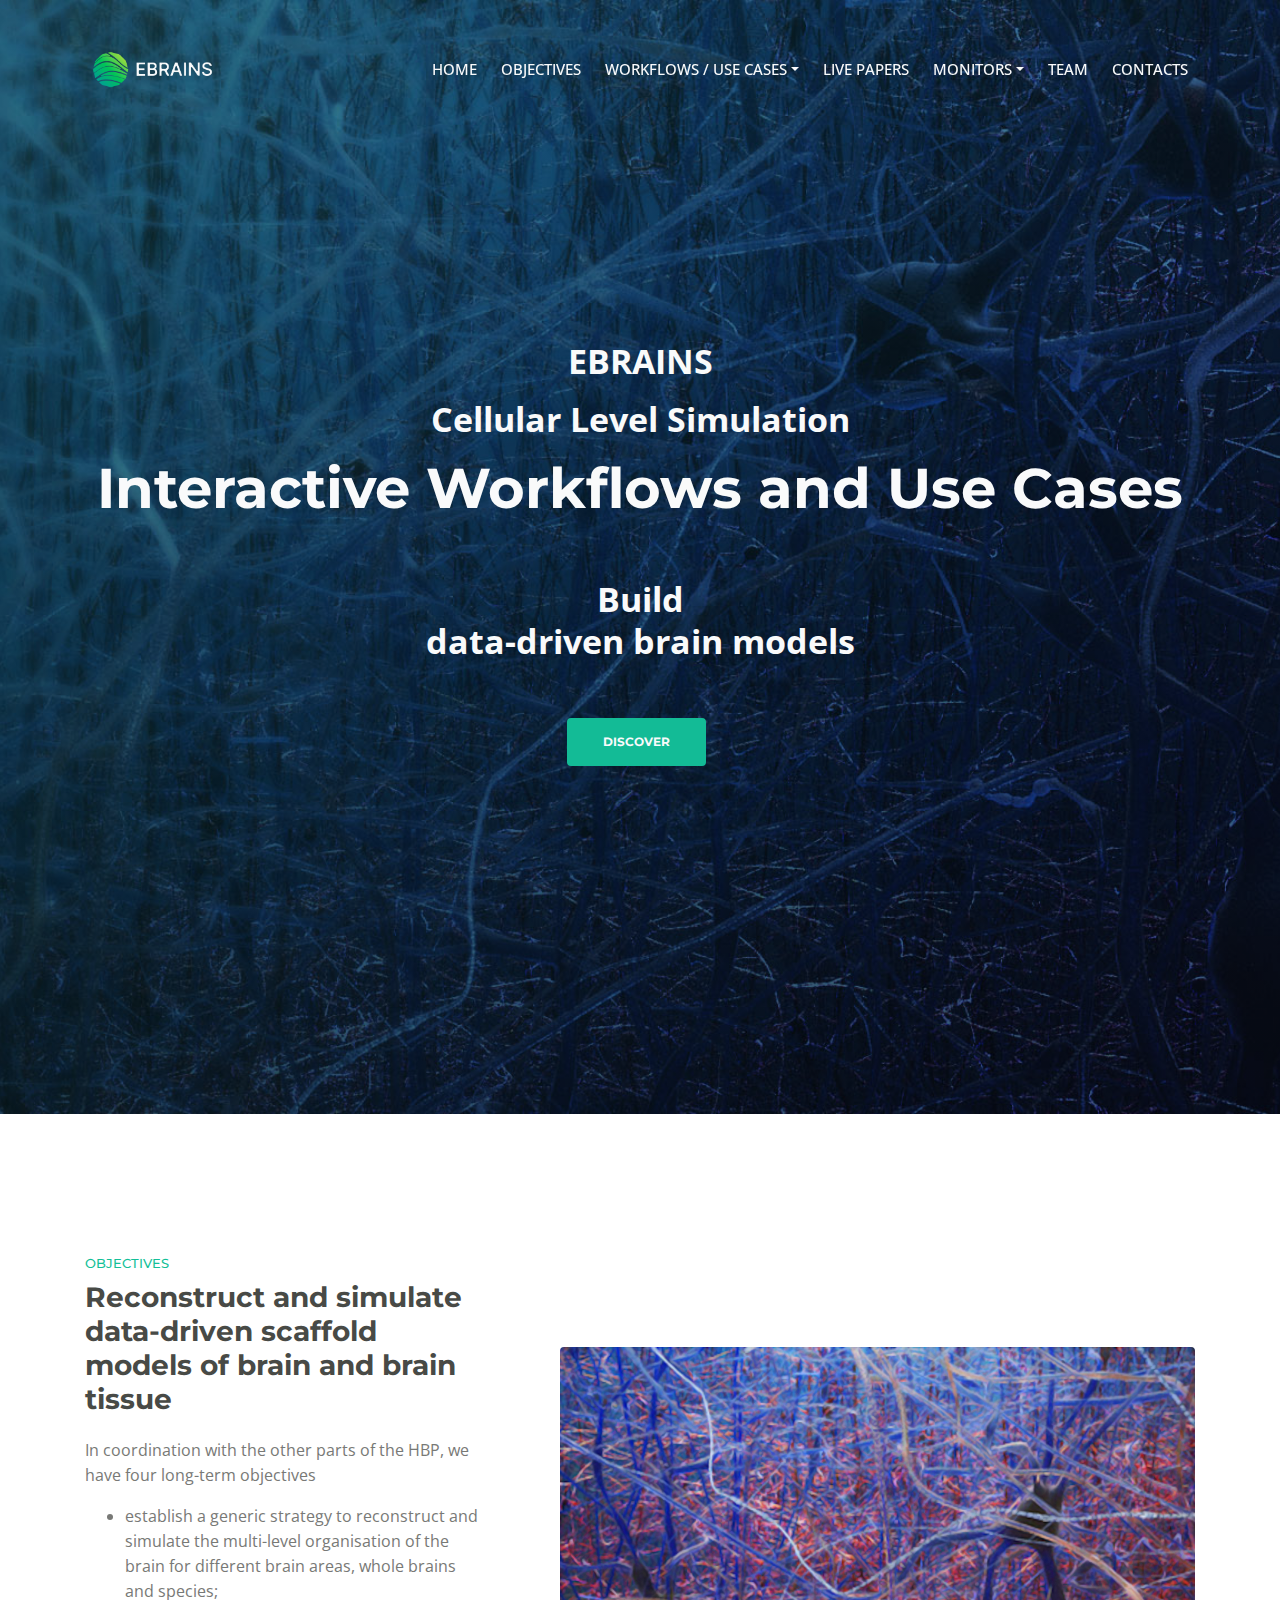
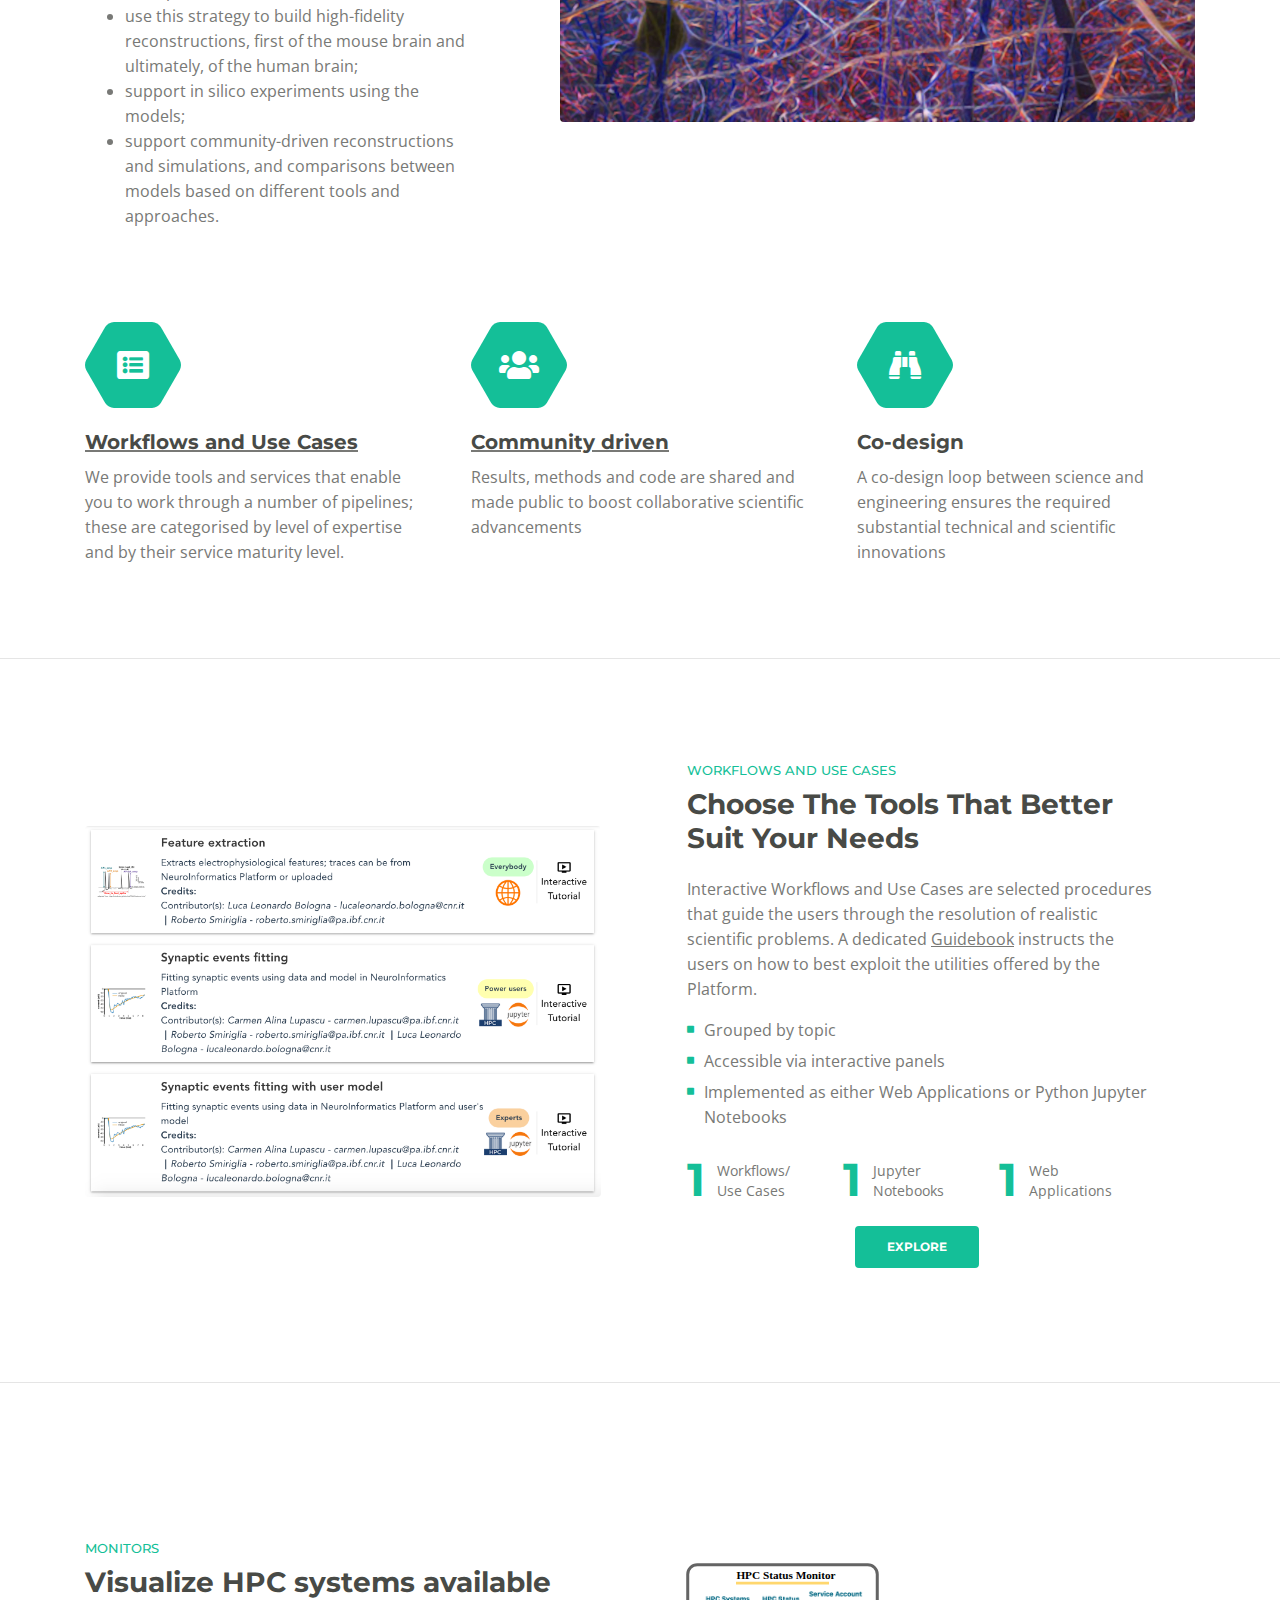
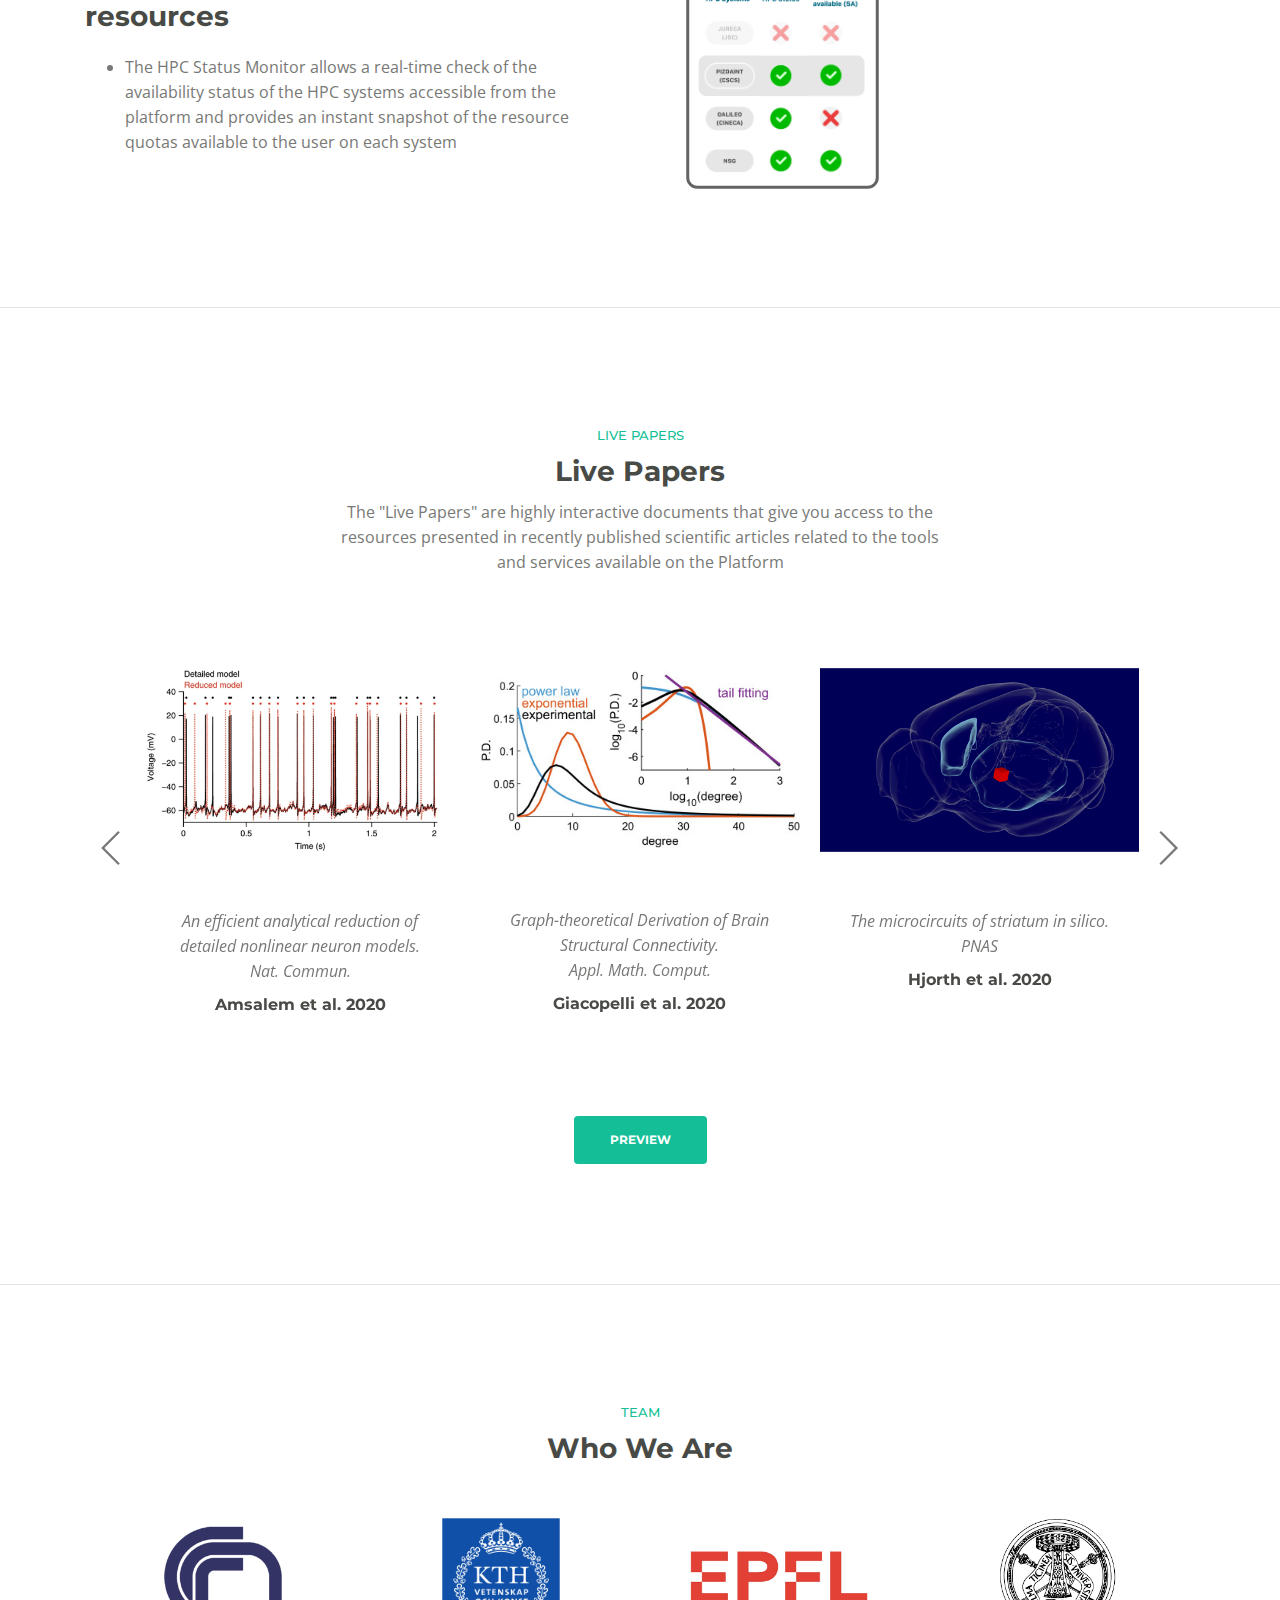
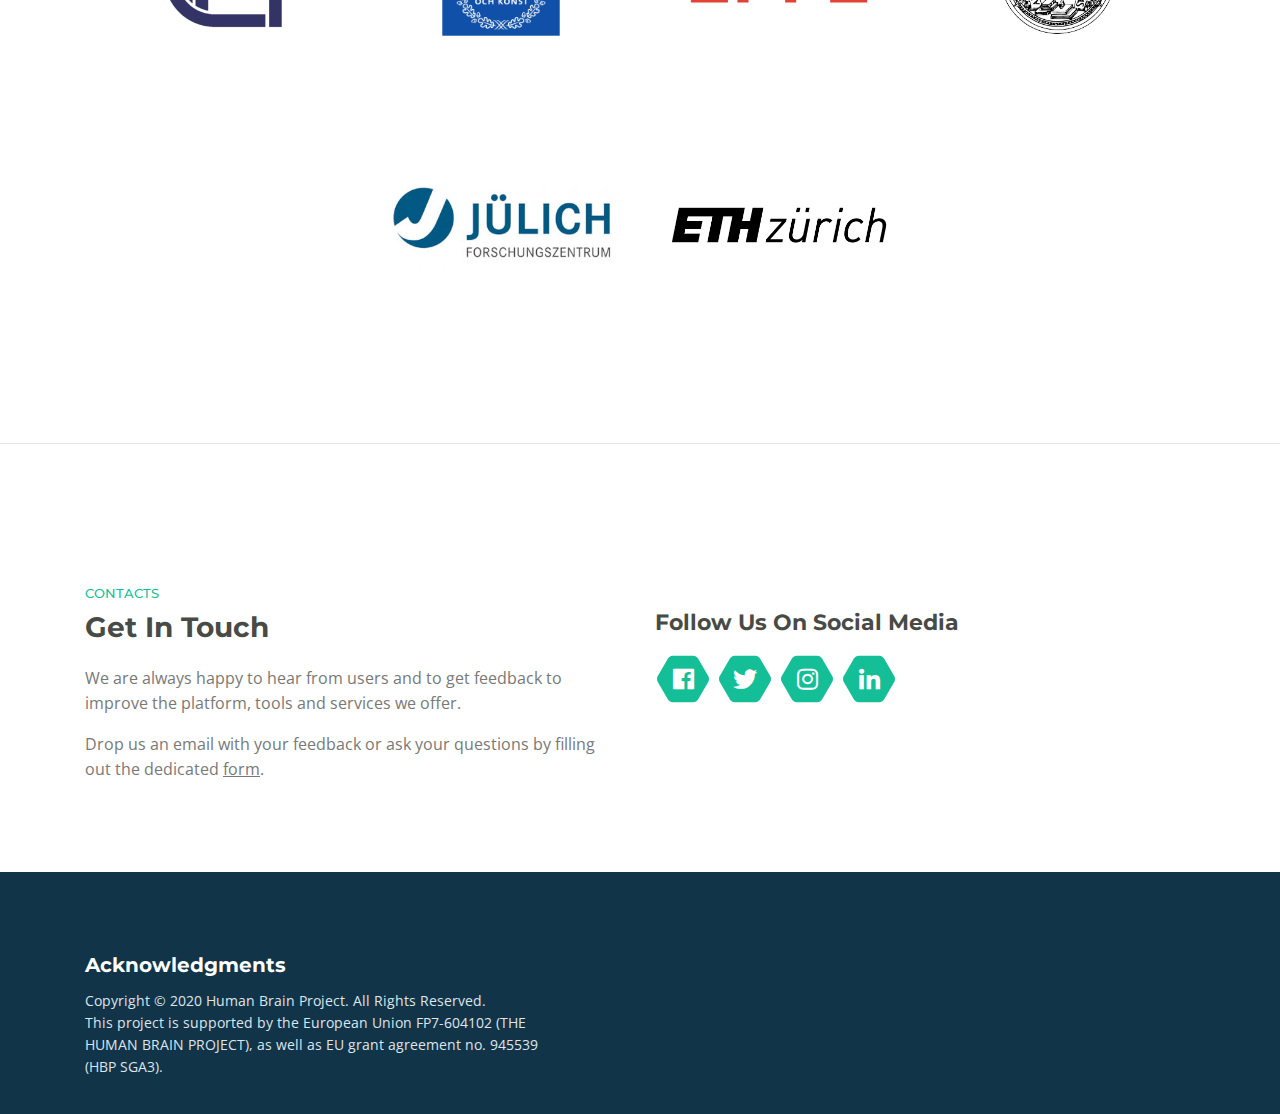
<file: index.html>
<!DOCTYPE html>
<html lang="en">
<head>
    <meta charset="utf-8">
    <meta name="viewport" content="width=device-width, initial-scale=1, shrink-to-fit=no">

    <!-- SEO Meta Tags -->
    <meta name="description" content="EBRAINS - Cellular Level
                                          Simulation Platform">
    <meta name="author" content="Inovatik">

    <!-- OG Meta Tags to improve the way the post looks when you share the page on LinkedIn, Facebook, Google+ -->
    <meta property="og:site_name" content="" /> <!-- website name -->
    <meta property="og:site" content="" /> <!-- website link -->
    <meta property="og:title" content="" /> <!-- title shown in the actual shared post -->
    <meta property="og:description" content="" /> <!-- description shown in the actual shared post -->
    <meta property="og:image" content="" /> <!-- image link, make sure it's jpg -->
    <meta property="og:url" content="" /> <!-- where do you want your post to link to -->
    <meta property="og:type" content="article" />

    <!-- Website Title -->
    <title>EBRAINS - Cellular Level Simulation Platform</title>

    <!-- Styles -->
    <link href="https://fonts.googleapis.com/css?family=Montserrat:500,700&display=swap&subset=latin-ext" rel="stylesheet">
    <link href="https://fonts.googleapis.com/css?family=Open+Sans:400,400i,600&display=swap&subset=latin-ext" rel="stylesheet">
    <link href="./static/css/bootstrap.css" rel="stylesheet">
    <link href="./static/css/fontawesome-all.css" rel="stylesheet">
    <link href="./static/css/swiper.css" rel="stylesheet">
    <link href="./static/css/magnific-popup.css" rel="stylesheet">
    <link href="./static/css/styles.css" rel="stylesheet">

    <!-- Favicon  -->
    <link rel="icon" href="./static/images/favicon.png">

    <!-- Matomo snippet for analytics -->
    <script type="text/javascript" src="https://raw.githubusercontent.com/ebrains-cls-interactive/ebrains-cls-interactive.github.io/main/static/js/clsi-matomo.js"></script>
</head>
    <body data-spy="scroll" data-target=".fixed-top">

        <!-- Preloader -->
        <div class="spinner-wrapper">
            <div class="spinner">
                <div class="bounce1"></div>
                <div class="bounce2"></div>
                <div class="bounce3"></div>
            </div>
        </div>
        <!-- end of preloader -->


        <!-- Navbar -->
        <nav id="main-navbar" class="navbar navbar-expand-md navbar-dark navbar-custom fixed-top">
            <!-- Text Logo - Use this if you don't have a graphic logo -->
            <!-- <a class="navbar-brand logo-text page-scroll" href="index.html">Aria</a> -->

            <!-- Image Logo -->
            <a class="navbar-brand logo-image" href="https://ebrains.eu/" target="_blank">
                <img id="eb-logo" class="" src="./static/images/logos/ebrains_logos_yellow_green_white.png" alt="alternative">
            </a>

            <!-- Mobile Menu Toggle Button -->
            <button id="navbar-toggler-btn" class="navbar-toggler" 
                                            type="button" data-toggle="collapse" 
                                                          data-target="#navbarsExampleDefault" 
                                                          aria-controls="navbarsExampleDefault" aria-expanded="false" 
                                                                                                aria-label="Toggle navigation">
                <span class="navbar-toggler-awesome fas fa-bars"></span>
                <span class="navbar-toggler-awesome fas fa-times"></span>
            </button>
            <!-- end of mobile menu toggle button -->

            <div class="collapse navbar-collapse" id="navbarsExampleDefault">
                <ul class="navbar-nav ml-auto">
                    <li class="nav-item">
                        <a class="nav-link page-scroll" href="./index.html">HOME 
                            <span class="sr-only">(current)</span></a>
                    </li>
                    <li class="nav-item">
                        <a class="nav-link page-scroll" href="#objectives"
                                                        title="OBJECTIVES" alt="OBJECTIVES">
                            OBJECTIVES
                        </a>
                    </li>
                    <!-- Dropdown Menu Online Use Cases-->          
                    <li class="nav-item dropdown">
                        <a class="nav-link dropdown-toggle page-scroll" 
                           href="#ouc" id="navbarDropdown" role="button" 
                                                           aria-haspopup="true" aria-expanded="false" title="Online Use Cases" alt="Online Use Cases">
                            WORKFLOWS / USE CASES</a>
                        <div class="dropdown-menu" aria-labelledby="navbarDropdown">
                            <a class="dropdown-item" href="./online-use-cases.html"><span class="item-text">EXPLORE ALL</span></a>
                            <br>
                            <a class="dropdown-item" target="_blank" href="./docs/"><span class="item-text">GUIDEBOOK</span></a>
                        </div>
                    </li>
                    <!-- end of dropdown menu online use cases -->
                    <li class="nav-item">
                        <a class="nav-link page-scroll" href="#live-papers"
                                                        title="LIVE PAPERS" alt="LIVE PAPERS">
                            LIVE PAPERS
                        </a>
                    </li>

                    <!-- Dropdown Menu -->          
                    <li class="nav-item dropdown">
                        <a class="nav-link dropdown-toggle page-scroll" 
                           href="#monitors" id="navbarDropdown" role="button" 
                                                                aria-haspopup="true" aria-expanded="false">MONITORS</a>
                        <div class="dropdown-menu" aria-labelledby="navbarDropdown">
                            <a class="dropdown-item" target="_blank" href="https://bspmonitors.cineca.it/hpc-monitor/#"><span class="item-text">HPC MONITOR</span></a>
                        </div>
                    </li>
                    <!-- end of dropdown menu -->
                    <li class="nav-item">
                        <a class="nav-link page-scroll" href="#whoWeAre"
                                                        title ="TEAM" alt="TEAM">
                            TEAM
                        </a>
                    </li>

                    <li class="nav-item">
                        <a class="nav-link page-scroll" href="#contact"
                                                        title="CONTACTS" alt="CONTACTS">
                            CONTACTS
                        </a>
                    </li>
                </ul>
            </div>
        </nav> <!-- end of navbar -->
        <!-- end of navbar -->


        <!-- Header -->
        <header id="header" class="header">
            <div class="header-content">
                <div class="container">
                    <div class="row">
                        <div class="col-lg-12">
                            <div class="text-container">
                                <p class="p-x-large">EBRAINS</p><!--<span id="js-rotating"></span></h1>-->
                                <p class="p-x-large">Cellular Level Simulation</p>
                                <h1>Interactive Workflows and Use Cases</h1>
                                <br>
                                <br>
                                <p class="p-heading p-x-large"><span id="js-rotating">Build, Reconstruct, Simulate</span>
                                <br>data-driven brain models</p>
                                <a class="btn-solid-lg page-scroll" href="#objectives">DISCOVER</a>
                            </div>
                        </div> <!-- end of col -->
                    </div> <!-- end of row -->
                </div> <!-- end of container -->
            </div> <!-- end of header-content -->
        </header> <!-- end of header -->
        <!-- end of header -->


        <!-- Objectives -->
        <div id="objectives" class="basic-1">
            <div class="container">
                <div class="row">
                    <div class="col-lg-5">
                        <div class="text-container">
                            <div class="section-title">OBJECTIVES</div>
                            <h2>
                                Reconstruct and simulate data-driven scaffold 
                                models of brain and brain tissue
                            </h2>
                            <p>
                            In coordination with the other parts of the HBP, 
                            we have four long-term objectives
                            <ul>
                                <li>
                                    establish a generic strategy to reconstruct and simulate the multi-level organisation of the brain for different brain areas, whole brains and species;
                                </li>
                                <li>
                                    use this strategy to build high-fidelity reconstructions, first of the mouse brain and ultimately, of the human brain;
                                </li>
                                <li>
                                    support in silico experiments using the models;
                                </li>
                                <li>
                                    support community-driven reconstructions and simulations, and comparisons between models based on different tools and approaches.
                                </li>
                            </ul>
                            </p>
                        </div> <!-- end of text-container -->
                    </div> <!-- end of col -->
                    <div class="col-lg-7 vertical-center" style="display: flex;align-items: center;">
                        <div class="image-container">
                            <div class="row">
                                <img class="center-block img-fluid" src="./static/images/small_img2_2.jpeg" alt="alternative">
                            </div>
                        </div> <!-- end of image-container -->
                    </div> <!-- end of col -->
                </div> <!-- end of row -->
            </div> <!-- end of container -->
        </div> <!-- end of basic-1 -->
        <!-- end of objectives -->

        <!-- Description -->
        <div class="cards-1">
            <div class="container">
                <div class="row">
                    <div class="col-lg-12">

                        <!-- Card -->
                        <div class="card">
                            <a href="./online-use-cases.html" target="_blank">
                                <span class="fa-stack">
                                    <span class="hexagon"></span>
                                    <i class="fas fa-list-alt fa-stack-1x"></i>
                                </span>
                            </a>
                            <div class="card-body">
                                <a href="./online-use-cases.html" target="_blank">
                                    <h4 class="card-title">Workflows and Use Cases</h4>
                                </a>
                                <p>We provide tools and services that enable you to work through a number of pipelines; these are categorised by level of expertise and by their service maturity level.</p>
                            </div>
                        </div>
                        <!-- end of card -->

                        <!-- Card -->
                        <div class="card">
                            <a href="https://wiki.ebrains.eu/" target="_blank">
                                <span class="fa-stack">
                                    <span class="hexagon"></span>
                                    <i class="fa fa-users fa-stack-1x"></i>
                                </span>
                            </a>
                            <div class="card-body">
                                <a href="https://wiki.ebrains.eu/" target="_blank">
                                    <h4 class="card-title">Community driven</h4>
                                </a>
                                <p>Results, methods and code are shared and made public to boost collaborative scientific advancements</p>
                            </div>
                        </div>
                        <!-- end of card -->


                        <!-- Card -->
                        <div class="card">
                            <span class="fa-stack">
                                <span class="hexagon"></span>
                                <i class="fas fa-binoculars fa-stack-1x"></i>
                            </span>
                            <div class="card-body">
                                <h4 class="card-title">Co-design</h4>
                                <p>A co-design loop between science and engineering ensures the required substantial technical and scientific innovations</p>
                            </div>
                        </div>
                        <!-- end of card -->

                    </div> <!-- end of col -->
                </div> <!-- end of row -->
            </div> <!-- end of container -->
        </div> <!-- end of cards-1 -->
        <!-- end of description -->

        <hr style="width:100%;">

        <!-- Workflows and Use Cases  -->
        <div id="ouc" class="counter">
            <div class="container">
                <div class="row">
                    <div class="col-lg-5 col-xl-6 vertical-center">
                        <div class="image-container">
                            <img class="img-fluid center-block" src="./static/images/OUCs.png" alt="alternative">
                        </div> <!-- end of image-container -->
                    </div> <!-- end of col -->
                    <div class="col-lg-7 col-xl-6">
                        <div class="text-container">
                            <div class="section-title">WORKFLOWS AND USE CASES</div>
                            <h2>Choose The Tools That Better Suit Your Needs</h2>
                            <p>Interactive Workflows and Use Cases are selected procedures 
                            that guide the users through the resolution of 
                            realistic scientific problems. A dedicated 
                            <a href="https://humanbrainproject.github.io/hbp-sp6-guidebook/">Guidebook</a> 
                            instructs the users on how to best exploit the
                            utilities offered by the Platform.
                            <br>

                            <ul class="list-unstyled li-space-lg">
                                <li class="media">
                                    <i class="fas fa-square"></i>
                                    <div class="media-body">Grouped by topic</div>
                                </li>
                                <li class="media">
                                    <i class="fas fa-square"></i>
                                    <div class="media-body">Accessible via interactive panels</div>
                                </li>
                                <li class="media">
                                    <i class="fas fa-square"></i>
                                    <div class="media-body">Implemented as either Web Applications or Python Jupyter Notebooks</div>
                                </li>
                            </ul>

                            <!-- Counter -->
                            <div id="counter">
                                <div class="cell">
                                    <div class="counter-value number-count" data-count="14">1</div>
                                    <div class="counter-info">Workflows/<br>Use Cases</div>
                                </div>
                                <div class="cell">
                                    <div class="counter-value number-count" data-count="6">1</div>
                                    <div class="counter-info">Jupyter<br>Notebooks</div>
                                </div>
                                <div class="cell">
                                    <div class="counter-value number-count" data-count="8">1</div>
                                    <div class="counter-info">Web<br>Applications</div>
                                </div>
                            </div>

                            <div class="text-container center-btn-cont">    
                                <a class="text-center btn-solid-reg page-scroll" 
                                   href="./online-use-cases.html">EXPLORE</a>
                            </div> <!-- end of button-container -->
                            <!-- end of counter -->

                        </div> <!-- end of text-container -->      
                    </div> <!-- end of col -->
                </div> <!-- end of row -->
            </div> <!-- end of container -->
        </div> <!-- end of counter -->
        <!-- end of about -->

        <hr style="width:100%;">

        <!-- Monitors -->
        <div id="monitors" class="basic-1">
            <div class="container">
                <div class="row">
                    <div class="col-lg-6">
                        <div class="text-container">
                            <div class="section-title">MONITORS</div>
                            <h2>
                                Visualize HPC systems available resources
                            </h2>
                            <p>
                            <ul>
                                <li>
                                    The HPC Status Monitor allows a real-time check 
                                    of the availability status of the HPC systems 
                                    accessible from the platform and provides an 
                                    instant snapshot of the resource quotas 
                                    available to the user on each system 
                                </li>
                            </ul>
                            </p>
                        </div> <!-- end of text-container -->
                    </div> <!-- end of col -->
                    <div class="col-lg-3 vertical-center" style="display: flex;align-items: center;">
                        <div class="image-container">
                            <div class="row">
                                <a target="_blank" href="https://bspmonitors.cineca.it/hpc-monitor/#">
                                    <img class="center-block img-fluid" src="./static/images/monitor_hpc.svg" alt="alternative">
                                </a>
                            </div>
                        </div> <!-- end of image-container -->
                    </div> <!-- end of col -->
                </div> <!-- end of row -->
            </div> <!-- end of container -->
        </div> <!-- end of basic-1 -->
        <!-- end of monitors -->

        <hr style="width:100%;">

        <!-- Testimonials -->
        <div id="live-papers" class="slider">
            <div class="container">
                <!--
                    <div style="text-align:right" class="text-container center-btn-cont">    
                    <div class="sep-bar sb-green"></div>
                    </div>
                -->
                <div class="row">
                    <div class="col-lg-12">
                        <div style="text-align:center; margin-bottom:10px" 
                             class="section-title">LIVE PAPERS</div>
                        <h2>Live Papers</h2>
                        <p class="p-heading">
                        The "Live Papers" are highly interactive documents that 
                        give you access to the resources presented in recently 
                        published scientific articles related to the tools and 
                        services available on the Platform
                    </div> <!-- end of col -->
                </div> <!-- end of row -->
                <div class="row">
                    <div class="col-lg-12">

                        <!-- Card Slider -->
                        <div class="slider-container">
                            <div class="swiper-container card-slider">
                                <div class="swiper-wrapper">

                                    <!-- Slide -->
                                    <div class="swiper-slide">
                                        <div class="card">
                                            <img class="" 
                                                 src="./static/images/live-papers/amsalem_2020.svg" 
                                                 alt="alternative">
                                            <div class="card-body">
                                                <div class="testimonial-text">
                                                    An efficient analytical 
                                                    reduction of detailed 
                                                    nonlinear neuron models. 
                                                    <br>
                                                    Nat. Commun.</div>
                                                <div class="testimonial-author">Amsalem et al. 2020</div>
                                            </div>
                                        </div>
                                    </div> <!-- end of swiper-slide -->
                                    <!-- end of slide -->

                                    <!-- Slide -->
                                    <div class="swiper-slide">
                                        <div class="card">
                                            <img class="" src="./static/images/live-papers/giacopelli_2020.svg" 
                                                          alt="alternative">
                                            <div class="card-body">
                                                <div class="testimonial-text">
                                                    Graph-theoretical Derivation 
                                                    of Brain Structural 
                                                    Connectivity. 
                                                    <br>
                                                    Appl. Math. Comput. </div>
                                                <div class="testimonial-author">Giacopelli et al. 2020</div>
                                            </div>
                                        </div>        
                                    </div> <!-- end of swiper-slide -->
                                    <!-- end of slide -->

                                    <!-- Slide -->
                                    <div class="swiper-slide">
                                        <div class="card">
                                            <img class="" src="./static/images/live-papers/hjorth_2020.svg" alt="alternative">
                                            <div class="card-body">
                                                <div class="testimonial-text">
                                                    The microcircuits of 
                                                    striatum in silico. 
                                                    <br>
                                                    PNAS
                                                </div>
                                                <div class="testimonial-author">Hjorth et al. 2020</div>
                                            </div>
                                        </div>        
                                    </div> <!-- end of swiper-slide -->
                                    <!-- end of slide -->

                                    <!-- Slide -->
                                    <div class="swiper-slide">
                                        <div class="card">
                                            <img class="" src="./static/images/live-papers/lupascu_2020.svg" 
                                                          alt="alternative">
                                            <div class="card-body">
                                                <div class="testimonial-text">
                                                    Computational modeling of 
                                                    inhibitory transsynaptic 
                                                    signaling in hippocampal 
                                                    and cortical neurons 
                                                    expressing intrabodies 
                                                    against gephyrin. 
                                                    <br>
                                                    Front. Cell. Neurosci.
                                                </div>
                                                <div class="testimonial-author">
                                                    Lupascu et al. 2020
                                                </div>
                                            </div>
                                        </div>
                                    </div> <!-- end of swiper-slide -->
                                    <!-- end of slide -->

                                    <!-- Slide -->
                                    <div class="swiper-slide">
                                        <div class="card">
                                            <img class="" src="./static/images/live-papers/mccauley_2020.svg" 
                                                          alt="alternative">
                                            <div class="card-body">
                                                <div class="testimonial-text">
                                                    Circadian Modulation of 
                                                    Neurons and Astrocytes 
                                                    Controls Synaptic Plasticity 
                                                    in Hippocampal Area CA1. 
                                                    <br>
                                                    Cell. Rep.
                                                </div>
                                                <div class="testimonial-author">McCauley et al. 2020</div>
                                            </div>
                                        </div>        
                                    </div> <!-- end of swiper-slide -->
                                    <!-- end of slide -->

                                    <!-- Slide -->
                                    <div class="swiper-slide">
                                        <div class="card">
                                            <img class="" src="./static/images/live-papers/masoli_2020.svg" alt="alternative">
                                            <div class="card-body">
                                                <div class="testimonial-text">
                                                    Parameter tuning 
                                                    differentiates granule cell 
                                                    subtypes enriching 
                                                    transmission properties 
                                                    at the cerebellum input 
                                                    stage. 
                                                    <br>
                                                    Commun. Biol.
                                                </div>
                                                <div class="testimonial-author">Masoli et al. 2020</div>
                                            </div>
                                        </div>        
                                    </div> <!-- end of swiper-slide -->
                                    <!-- end of slide -->

                                </div> <!-- end of swiper-wrapper -->

                                <!-- Add Arrows -->
                                <div class="swiper-button-next"></div>
                                <div class="swiper-button-prev"></div>
                                <!-- end of add arrows -->
                            </div> <!-- end of swiper-container -->
                        </div> <!-- end of sliedr-container -->
                        <!-- end of card slider -->
                    </div> <!-- end of col -->
                </div> <!-- end of row -->
            </div> <!-- end of container -->
            <br>
            <br>
            <div class="text-center">
                <button type="button" class="text-center btn-solid-lg page-scroll" 
                                      data-toggle="modal" data-target="#modalVM">
                    PREVIEW
                </button>
            </div>


            <!--Modal: Name-->
            <div  class="modal fade" id="modalVM" tabindex="-1" role="dialog" 
                                                                aria-labelledby="myModalLabel" aria-hidden="true">
                <div class="modal-dialog modal-lg" role="document">

                    <!--Content-->
                    <div class="modal-content">

                        <!--Body-->
                        <div class="modal-body mb-0 p-0">

                            <div class="embed-responsive embed-responsive-16by9 z-depth-1-half">
                                <iframe class="embed-responsive-item" 
                                        src="https://humanbrainproject.github.io/hbp-bsp-live-papers/index.html" 
                                        allowfullscreen></iframe>
                            </div>

                        </div>

                        <!--Footer-->
                        <div class="text-container center-btn-cont">    
                            <a class="text-center btn-solid-lg page-scroll" 
                               target="_blank" href="https://humanbrainproject.github.io/hbp-bsp-live-papers/index.html">
                                EXPLORE
                            </a>
                            <button type="button" class="text-center btn-solid-lg page-scroll" data-dismiss="modal">CLOSE</button>
                            <br>
                            <br>
                        </div>
                    </div>
                    <!-- Content -->
                </div>
            </div>
            <!--Modal: Name-->
        </div> <!-- end of slider -->
        <!-- end of testimonials -->

        <hr style="width:100%;">

        <!-- Team -->
        <div id="whoWeAre" class="basic-2">
            <div class="container">
                <div class="row">
                    <div class="col-lg-12">
                        <div style="text-align:center; margin-bottom:10px" 
                             class="section-title">TEAM</div>
                        <h2>Who We Are</h2>
                    </div> <!-- end of col -->
                </div> <!-- end of row -->
                <div class="row">
                    <div class="col-lg-12">

                        <!-- Team Member -->
                        <div class="team-member">
                            <a href="https://www.cnr.it" target="_blank" data-toggle="tooltip" data-placement="top" title="CONSIGLIO NAZIONALE DELLE RICERCHE">
                                <div class="image-wrapper">
                                    <img class="img-fluid" src="./static/images/logos/CNR.svg" alt="alternative">
                                </div><!-- end of image-wrapper -->
                            </a>
                            <!--
                                <p class="p-large">CONSIGLIO NAZIONALE DELLE RICERCHE</p>
                            -->
                        </div>
                        <!-- end of team-member -->
                        <!-- Team Member -->
                        <div class="team-member">
                            <a href="https://www.kth.se/" target="_blank" data-toggle="tooltip" data-placement="top" title="KUNGLIGA TEKNISKA HÖGSKOLAN">
                                <div class="image-wrapper">
                                    <img class="img-fluid" src="./static/images/logos/KTH.svg" alt="alternative">
                                </div><!-- end of image-wrapper -->
                            </a>
                            <!--
                                <p class="p-large">KUNGLIGA TEKNISKA HÖGSKOLAN</p>
                            -->
                        </div><!-- end of team-member -->
                        <!-- end of team member -->
                        <!-- Team Member -->
                        <div class="team-member">
                            <a href="https://www.epfl.ch/en/" target="_blank" data-toggle="tooltip" data-placement="top" title="ÉCOLE POLYTECHNIQUE FÉDÉRALE DE LAUSANNE">
                                <div class="image-wrapper">
                                    <img class="img-fluid" src="./static/images/logos/EPFL.svg" alt="alternative">
                                </div><!-- end of image-wrapper -->
                            </a>
                            <!--
                                <p class="p-large">ÉCOLE POLYTECHNIQUE FÉDÉRALE DE LAUSANNE</p>
                            -->
                        </div><!-- end of team-member -->
                        <!-- end of team member -->
                        <!-- Team Member -->
                        <div class="team-member">
                            <a href="https://web.unipv.it/" target="_blank" data-toggle="tooltip" data-placement="top" title="UNIVERSITÀ DEGLI STUDI DI PAVIA">
                                <div class="image-wrapper">
                                    <img class="img-fluid" src="./static/images/logos/UNIPV.svg" alt="alternative">
                                </div><!-- end of image-wrapper -->
                            </a>
                            <!--
                                <p class="p-large">UNIVERSITÀ DEGLI STUDI DI PAVIA</p>
                            -->
                        </div><!-- end of team-member -->
                        <!-- end of team member -->
                        <!-- Team Member -->
                        <div class="team-member">
                            <a href="https://www.fz-juelich.de/portal/EN/Home/home_node.html" target="_blank" data-toggle="tooltip" data-placement="top" title="J&#220LICH FORSCHUNGSZENTRUM">
                                <div class="image-wrapper">
                                    <img class="img-fluid" src="./static/images/logos/JUELICH.svg" alt="alternative">
                                </div><!-- end of image-wrapper -->
                            </a>
                            <!--
                                <p class="p-large">J&#220LICH FORSCHUNGSZENTRUM</p>
                            -->
                        </div> <!-- end of team-member -->
                        <!-- end of team member -->
                        <!-- Team Member -->
                        <div class="team-member">
                            <a href="https://ethz.ch/en.html" target="_blank" data-toggle="tooltip" data-placement="top" title="ETH Z&#252rich">
                                <div class="image-wrapper">
                                    <img class="img-fluid" src="./static/images/logos/ETHZ.svg" alt="alternative">
                                </div> <!-- end of image-wrapper -->
                            </a>
                            <!--
                                <p class="p-large">ETH Z&#252rich</p><br>
                            -->
                        </div><!-- end of team-member -->
                        <!-- end of team member -->

                    </div> <!-- end of col -->
                </div><!-- end of row -->
            </div><!-- end of container -->
        </div><!-- end of basic-2 -->
        <!-- end of team -->

        <hr style="width:100%;">

        <!-- Contact -->
        <div id="contact" class="form-2">
            <div class="container">
                <!--
                    <div style="text-align:right" class="text-container center-btn-cont">
                    <div class="sep-bar sb-green"></div>
                    </div>
                -->
                <div class="row">
                    <div class="col-lg-6">
                        <div class="text-container">
                            <div class="section-title">CONTACTS</div>
                            <h2>Get In Touch</h2>
                            <p>We are always happy to hear from users and to 
                            get feedback to improve the platform, tools and 
                            services we offer.</p>
                            Drop us an email with your feedback or ask your 
                            questions by filling out the dedicated
                            <a href="https://ebrains.eu/support" target="_blank">form</a>.
                        </div> <!-- end of text-container -->
                    </div> <!-- end of col -->
                    <div class="col-lg-6">
                        <br>
                        <div class="text-container">
                            <h3>Follow Us On Social Media</h3>
                            <span class="fa-stack">
                                <a href="https://www.facebook.com/Ebrains_eu-112559066821827" target="_blank">
                                    <span class="hexagon"></span>
                                    <i class="fab fa-facebook fa-stack-1x"></i>
                                </a>
                            </span>
                            <span class="fa-stack">
                                <a href="https://twitter.com/ebrains_eu" target="_blank">
                                    <span class="hexagon"></span>
                                    <i class="fab fa-twitter fa-stack-1x"></i>
                                </a>
                            </span>
                            <span class="fa-stack">
                                <a href="https://www.instagram.com/ebrains_eu/" target="_blank">
                                    <span class="hexagon"></span>
                                    <i class="fab fa-instagram fa-stack-1x"></i>
                                </a>
                            </span>
                            <span class="fa-stack">
                                <a href="https://www.linkedin.com/company/ebrains-eu/" target="_blank">
                                    <span class="hexagon"></span>
                                    <i class="fab fa-linkedin-in fa-stack-1x"></i>
                                </a>
                            </span>
                        </div> <!-- end of text-container -->
                    </div> <!-- end of col -->
                </div> <!-- end of col -->
            </div> <!-- end of row -->
        </div> <!-- end of container -->
        </div> <!-- end of form-2 -->
        <!-- end of contact -->


        <!-- Footer -->
        <div class="footer">
            <div class="container">
                <div class="row">
                    <div class="col-md-6">
                        <div class="text-container about">
                            <h4>Acknowledgments</h4>
                            <p class="white">
                            Copyright © 2020 Human Brain Project. All Rights Reserved. 
                            <br>
                            This project is supported by the European Union 
                            FP7-604102 (THE HUMAN BRAIN PROJECT),
                            as well as EU grant agreement no. 945539 (HBP SGA3).
                            </p>
                        </div> <!-- end of text-container -->
                    </div> <!-- end of col -->
                </div> <!-- end of row -->
            </div> <!-- end of container -->
        </div> <!-- end of footer -->  
        <!-- end of footer -->


        <!-- Scripts -->
        <script src="./static/js/jquery.min.js"></script> <!-- jQuery for Bootstrap's JavaScript plugins -->
        <script src="./static/js/popper.min.js"></script> <!-- Popper tooltip library for Bootstrap -->
        <script src="./static/js/bootstrap.min.js"></script> <!-- Bootstrap framework -->
        <script src="./static/js/jquery.easing.min.js"></script> <!-- jQuery Easing for smooth scrolling between anchors -->
        <script src="./static/js/swiper.min.js"></script> <!-- Swiper for image and text sliders -->
        <script src="./static/js/jquery.magnific-popup.js"></script> <!-- Magnific Popup for lightboxes -->
        <script src="./static/js/morphext.min.js"></script> <!-- Morphtext rotating text in the header -->
        <script src="./static/js/isotope.pkgd.min.js"></script> <!-- Isotope for filter -->
        <script src="./static/js/validator.min.js"></script> <!-- Validator.js - Bootstrap plugin that validates forms -->
        <script src="./static/js/scripts.js"></script> <!-- Custom scripts -->
    </body>
</html>
</file>
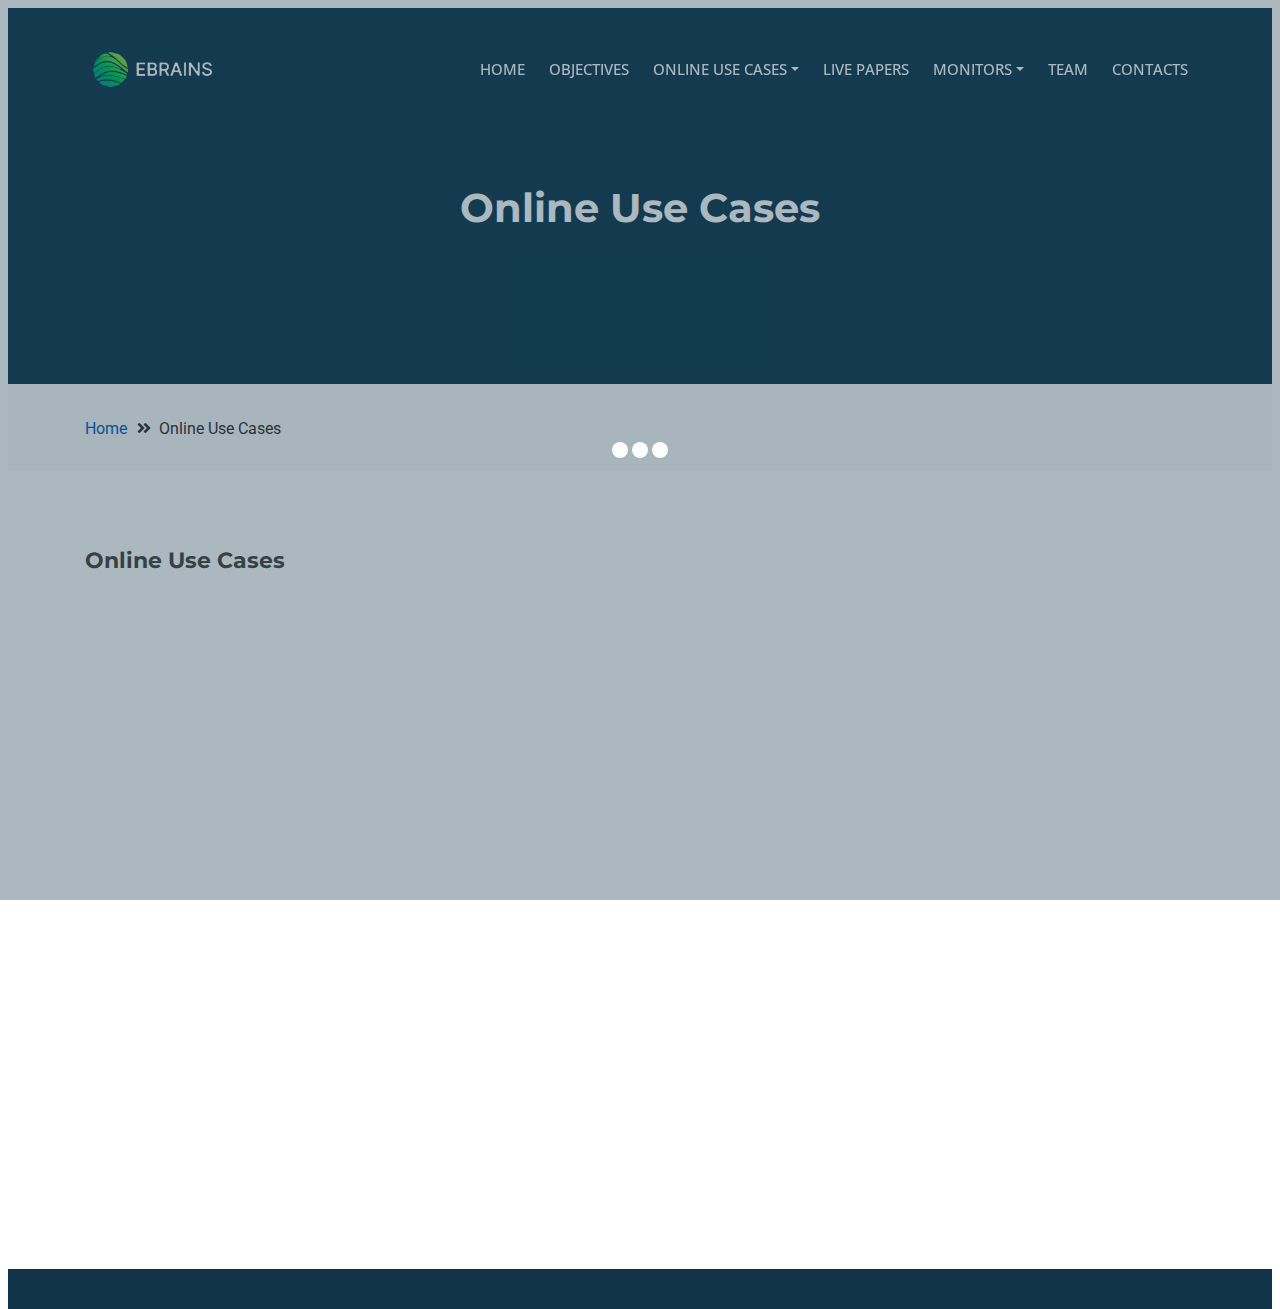
<file: online-use-cases.html>
<!DOCTYPE html>
<html lang="en">
    <head>
        <meta charset="utf-8">
        <meta name="viewport" content="width=device-width, initial-scale=1, shrink-to-fit=no">

        <!-- SEO Meta Tags -->
        <meta name="description" content="Aria is a business focused HTML landing page template built with Bootstrap to help you create lead generation websites for companies and their services.">
        <meta name="author" content="Inovatik">

        <!-- OG Meta Tags to improve the way the post looks when you share the page on LinkedIn, Facebook, Google+ -->
        <meta property="og:site_name" content="" /> <!-- website name -->
        <meta property="og:site" content="" /> <!-- website link -->
        <meta property="og:title" content=""/> <!-- title shown in the actual shared post -->
        <meta property="og:description" content="" /> <!-- description shown in the actual shared post -->
        <meta property="og:image" content="" /> <!-- image link, make sure it's jpg -->
        <meta property="og:url" content="" /> <!-- where do you want your post to link to -->
        <meta property="og:type" content="article" />

        <!-- Website Title -->
        <title>Online Use Cases</title>

        <!-- Styles -->
        <link href="https://fonts.googleapis.com/css?family=Montserrat:500,700&display=swap&subset=latin-ext" rel="stylesheet">
        <link href="https://fonts.googleapis.com/css?family=Open+Sans:400,400i,600&display=swap&subset=latin-ext" rel="stylesheet">
        <link href="./static/css/bootstrap.css" rel="stylesheet">
        <link href="./static/css/fontawesome-all.css" rel="stylesheet">
        <link href="./static/css/swiper.css" rel="stylesheet">
        <link href="./static/css/magnific-popup.css" rel="stylesheet">
        <link href="./static/css/styles.css" rel="stylesheet">
        <style>
.uc-panel{
    margin:10px;   
    border: 1px solid;
    border-color: #BBBBBB;
    padding: 8px;
    box-shadow: 5px 10px 8px #AAAAAA;
}
        .uc-icons{
            width:200px;
        }
        </style>

        <!-- Favicon  -->
        <link rel="icon" href="./static/images/favicon.png">
    </head>
    <body data-spy="scroll" data-target=".fixed-top">

        <!-- Preloader -->
        <div class="spinner-wrapper">
            <div class="spinner">
                <div class="bounce1"></div>
                <div class="bounce2"></div>
                <div class="bounce3"></div>
            </div>
        </div>
        <!-- end of preloader -->


        <!-- Navbar -->
        <nav id="main-navbar" class="navbar navbar-expand-md navbar-dark navbar-custom fixed-top">
            <!-- Text Logo - Use this if you don't have a graphic logo -->
            <!-- <a class="navbar-brand logo-text page-scroll" href="index.html">Aria</a> -->

            <!-- Image Logo -->
            <a class="navbar-brand logo-image" href="https://ebrains.eu/" target="_blank">
                <img id="eb-logo" class="" src="./static/images/logos/ebrains_logos_yellow_green_white.png" alt="alternative">
            </a>

            <!-- Mobile Menu Toggle Button -->
            <button id="navbar-toggler-btn" class="navbar-toggler" 
                                            type="button" data-toggle="collapse" 
                                                          data-target="#navbarsExampleDefault" 
                                                          aria-controls="navbarsExampleDefault" aria-expanded="false" 
                                                                                                aria-label="Toggle navigation">
                <span class="navbar-toggler-awesome fas fa-bars"></span>
                <span class="navbar-toggler-awesome fas fa-times"></span>
            </button>
            <!-- end of mobile menu toggle button -->

            <div class="collapse navbar-collapse" id="navbarsExampleDefault">
                <ul class="navbar-nav ml-auto">
                    <li class="nav-item">
                        <a class="nav-link page-scroll" href="./index.html">HOME 
                            <span class="sr-only">(current)</span></a>
                    </li>
                    <li class="nav-item">
                        <a class="nav-link page-scroll" href="./index.html#objectives"
                                                        title="OBJECTIVES" alt="OBJECTIVES">
                            OBJECTIVES
                        </a>
                    </li>
                    <!-- Dropdown Menu Online Use Cases-->          
                    <li class="nav-item dropdown">
                        <a class="nav-link dropdown-toggle page-scroll" 
                           href="#ouc" id="navbarDropdown" role="button" 
                                                           aria-haspopup="true" aria-expanded="false" title="Online Use Cases" alt="Online Use Cases">
                            ONLINE USE CASES</a>
                        <div class="dropdown-menu" aria-labelledby="navbarDropdown">
                            <a class="dropdown-item" href="online-use-cases.html"><span class="item-text">EXPLORE ALL</span></a>
                        </div>
                    </li>
                    <!-- end of dropdown menu online use cases -->
                    <li class="nav-item">
                        <a class="nav-link page-scroll" href="./index.html#live-papers"
                                                        title="LIVE PAPERS" alt="LIVE PAPERS">
                            LIVE PAPERS
                        </a>
                    </li>

                    <!-- Dropdown Menu -->          
                    <li class="nav-item dropdown">
                        <a class="nav-link dropdown-toggle page-scroll" 
                           href="./index.html#monitors" id="navbarDropdown" role="button" 
                                                                          aria-haspopup="true" aria-expanded="false">MONITORS</a>
                        <div class="dropdown-menu" aria-labelledby="navbarDropdown">
                            <a class="dropdown-item" target="_blank" href="https://bspmonitors.cineca.it/hpc-monitor/#"><span class="item-text">HPC MONITOR</span></a>
                        </div>
                    </li>
                    <!-- end of dropdown menu -->
                    <li class="nav-item">
                        <a class="nav-link page-scroll" href="./index.html#whoWeAre"
                                                        title ="TEAM" alt="TEAM">
                            TEAM
                        </a>
                    </li>

                    <li class="nav-item">
                        <a class="nav-link page-scroll" href="./index.html#contact"
                                                        title="CONTACTS" alt="CONTACTS">
                            CONTACTS
                        </a>
                    </li>
                </ul>
            </div>
        </nav> <!-- end of navbar -->
        <!-- end of navbar -->

        <!-- Header -->
        <header id="header" class="ex-header">
            <div class="container">
                <div class="row">
                    <div class="col-md-12">
                        <h1>Online Use Cases</h1>
                    </div> <!-- end of col -->
                </div> <!-- end of row -->
            </div> <!-- end of container -->
        </header> <!-- end of ex-header -->
        <!-- end of header -->


        <!-- Breadcrumbs -->
        <div class="ex-basic-1">
            <div class="container">
                <div class="row">
                    <div class="col-lg-12">
                        <div class="breadcrumbs">
                            <a href="./index.html">Home</a><i class="fa fa-angle-double-right"></i><span>Online Use Cases</span>

                        </div> <!-- end of breadcrumbs -->
                    </div> <!-- end of col -->
                </div> <!-- end of row -->
            </div> <!-- end of container -->
        </div> <!-- end of ex-basic-1 -->
        <!-- end of breadcrumbs -->


        <div class="ex-basic-2">
            <div class="container">
                <div class="row">
                    <div class="col-lg-12">
                        <div class="text-container">
                            <h3>Online Use Cases</h3>
                            <!--Accordion wrapper-->
                            <!--
                                <p><a target="_blank" href="https://lab.ebrains.eu/hub/user-redirect/git-pull?repo=https%3A%2F%2Fgithub.com%2Flbologna%2Fsynaptic_platicity&urlpath=lab%2Ftree%2Fsynaptic_platicity%2FSynaptic+plasticity.ipynb&branch=master"><img class="center-block img-fluid" src="../images/synaptic_plasticity.png"></a></p>
                            -->
                            <link rel='stylesheet' href='./static/wizard/global.css'>
                            <link rel='stylesheet' href='./static//wizard/style_bundle.css'>

                            <link rel="stylesheet" href="https://fonts.googleapis.com/icon?family=Material+Icons"><link rel="stylesheet" href="https://fonts.googleapis.com/css?family=Roboto:300,400,500,600,700">
                            <link rel="stylesheet" href="https://fonts.googleapis.com/css?family=Roboto:300,400,500,600,700">
                            <link rel="stylesheet" href="https://fonts.googleapis.com/css?family=Roboto+Mono">
                            <script defer src='./static/wizard/bundle.js'></script>

                            <div id="onlineUsecasesAppContainer"></div>
                        </div>
                    </div>
                </div>
            </div>
        </div>

        <div class="copyright">
            <div class="container">
                <div class="row">
                    <div class="col-lg-12">
                        <p class="p-small"><a href="https://ebrains.eu"></a></p>
                    </div> <!-- end of col -->
                </div> <!-- enf of row -->
            </div> <!-- end of container -->
        </div> <!-- end of copyright --> 
        <!-- end of copyright -->

        <!-- Scripts -->
        <script src="./static/js/jquery.min.js"></script> <!-- jQuery for Bootstrap's JavaScript plugins -->
        <script src="./static/js/popper.min.js"></script> <!-- Popper tooltip library for Bootstrap -->
        <script src="./static/js/bootstrap.min.js"></script> <!-- Bootstrap framework -->
        <script src="./static/js/jquery.easing.min.js"></script> <!-- jQuery Easing for smooth scrolling between anchors -->
        <script src="./static/js/swiper.min.js"></script> <!-- Swiper for image and text sliders -->
        <script src="./static/js/jquery.magnific-popup.js"></script> <!-- Magnific Popup for lightboxes -->
        <script src="./static/js/morphext.min.js"></script> <!-- Morphtext rotating text in the header -->
        <script src="./static/js/isotope.pkgd.min.js"></script> <!-- Isotope for filter -->
        <script src="./static/js/validator.min.js"></script> <!-- Validator.js - Bootstrap plugin that validates forms -->
        <script src="./static/js/scripts.js"></script> <!-- Custom scripts -->
    </body>
</html>
</file>
<file: static/css/styles.css>
/* Template: Aria - Business HTML Landing Page Template
   Author: Inovatik
   Created: Jul 2019
   Description: Master CSS file
*/

/*****************************************
Table Of Contents:

01. General Styles
02. Preloader
03. Navigation
04. Header
05. Intro
06. Description
07. Services
08. Details 1
09. Details 2
10. Testimonials
11. Call Me
12. Projects
13. Project Lightboxes
14. Team
15. About
16. Contact
17. Footer
18. Copyright
19. Back To Top Button
20. Extra Pages
21. Media Queries
******************************************/

/*****************************************
Colors:

- Backgrounds - light gray #fbfbfb
- Background - dark blue #153e52
- Backgrounds navbar, footer - dark gray #113448
- Buttons, bullets, icons - green #14bf98 - alternatively use orange: #FFA159
- Headings text - black #484a46
- Body text - gray #787976
- Body text - light gray #dfe5ec
******************************************/


/******************************/
/*     01. General Styles     */
/******************************/

/* LLB style starts */

.vertical-center {
    display: flex;
    align-items: center;
}

.p-x-large {
    font: 700 2.125rem/2.625rem "Open Sans", sans-serif;
    color: white;
}

.center-btn-cont {
    text-align:center; 
    margin-top: 30px
}

.sep-bar{
    height:4px;
    margin-bottom: 1.35rem;
    width: 120px;
    min-width: 30px;
}

.sep-bar.sb-orange {
    color: #FFA159;
    background-color: #FFA159;
}

.sep-bar.sb-green {
    color: #14bf98;
    background-color: #14bf98;
}
/* LLB style ends */

body,
html {
    width: 100%;
	height: 100%;
}

body, p {
	color: #787976; 
	font: 400 1rem/1.5625rem "Open Sans", sans-serif;
}

.p-large {
	font: 400 1.125rem/1.625rem "Open Sans", sans-serif;
}

.p-small {
	font: 400 0.875rem/1.375rem "Open Sans", sans-serif;
}

.p-heading {
	margin-bottom: 3.5rem;
	text-align: center;
}

.li-space-lg li {
	margin-bottom: 0.375rem;
}

.indent {
	padding-left: 1.25rem;
}

h1 {
	color: #484a46;
	font: 700 2.5rem/3rem "Montserrat", sans-serif;
}

h2 {
	color: #484a46;
	font: 700 1.75rem/2.125rem "Montserrat", sans-serif;
}

h3 {
	color: #484a46;
	font: 700 1.375rem/1.75rem "Montserrat", sans-serif;
}

h4 {
	color: #484a46;
	font: 700 1.25rem/1.625rem "Montserrat", sans-serif;
}

h5 {
	color: #484a46;
	font: 700 1.125rem/1.5rem "Montserrat", sans-serif;
}

h6 {
	color: #484a46;
	font: 700 1rem/1.375rem "Montserrat", sans-serif;
}

a {
	color: #787976;
	text-decoration: underline;
}

a:hover {
	color: #787976;
	text-decoration: underline;
}

a.green {
	color: #14bf98;
}

a.white,
.white {
	color: #dfe5ec;
}

.testimonial-text {
	font-style: italic;
}

.testimonial-author {
	font: 700 1rem/1.375rem "Montserrat", sans-serif;
}

strong {
	color: #484a46;
}

.section-title {
	color: #14bf98;
	font: 500 0.8125rem/1.125rem "Montserrat", sans-serif;
}

.btn-solid-reg {
	display: inline-block;
	padding: 1.1875rem 1.875rem 1.1875rem 1.875rem;
	border: 0.125rem solid #14bf98;
	border-radius: 0.25rem;
	background-color: #14bf98;
	color: #fff;
	font: 700 0.75rem/0 "Montserrat", sans-serif;
	text-decoration: none;
	transition: all 0.2s;
}

.btn-solid-reg:hover {
	background-color: transparent;
	color: #14bf98;
	text-decoration: none;
}

.btn-solid-lg {
	display: inline-block;
	padding: 1.375rem 2.125rem 1.375rem 2.125rem;
	border: 0.125rem solid #14bf98;
	border-radius: 0.25rem;
	background-color: #14bf98;
	color: #fff;
	font: 700 0.75rem/0 "Montserrat", sans-serif;
	text-decoration: none;
	transition: all 0.2s;
}

.btn-solid-lg:hover {
	background-color: transparent;
	color: #14bf98;
	text-decoration: none;
}

.btn-outline-reg {
	display: inline-block;
	padding: 1.1875rem 1.875rem 1.1875rem 1.875rem;
	border: 0.125rem solid #787976;
	border-radius: 0.25rem;
	background-color: transparent;
	color: #787976;
	font: 700 0.75rem/0 "Montserrat", sans-serif;
	text-decoration: none;
	transition: all 0.2s;
}

.btn-outline-reg:hover {
	background-color: #787976;
	color: #fff;
	text-decoration: none;
}

.btn-outline-lg {
	display: inline-block;
	padding: 1.375rem 2.125rem 1.375rem 2.125rem;
	border: 0.125rem solid #787976;
	border-radius: 0.25rem;
	background-color: transparent;
	color: #787976;
	font: 700 0.75rem/0 "Montserrat", sans-serif;
	text-decoration: none;
	transition: all 0.2s;
}

.btn-outline-lg:hover {
	background-color: #787976;
	color: #fff;
	text-decoration: none;
}

.btn-outline-sm {
	display: inline-block;
	padding: 1rem 1.625rem 0.9375rem 1.625rem;
	border: 0.125rem solid #787976;
	border-radius: 0.25rem;
	background-color: transparent;
	color: #787976;
	font: 700 0.75rem/0 "Montserrat", sans-serif;
	text-decoration: none;
	transition: all 0.2s;
}

.btn-outline-sm:hover {
	background-color: #787976;
	color: #fff;
	text-decoration: none;
}

.form-group {
	position: relative;
	margin-bottom: 1.25rem;
}

.form-group.has-error.has-danger {
	margin-bottom: 0.625rem;
}

.form-group.has-error.has-danger .help-block.with-errors ul {
	margin-top: 0.375rem;
}

.label-control {
	position: absolute;
	top: 0.8125rem;
	left: 1.375rem;
	color: #787976;
	opacity: 1;
	font: 400 0.875rem/1.375rem "Open Sans", sans-serif;
	cursor: text;
	transition: all 0.2s ease;
}

/* IE10+ hack to solve lower label text position compared to the rest of the browsers */
@media screen and (-ms-high-contrast: active), screen and (-ms-high-contrast: none) {  
	.label-control {
		top: 0.9375rem;
	}
}

.form-control-input:focus + .label-control,
.form-control-input.notEmpty + .label-control,
.form-control-textarea:focus + .label-control,
.form-control-textarea.notEmpty + .label-control {
	top: 0.125rem;
	opacity: 1;
	font-size: 0.75rem;
	font-weight: 500;
}

.form-control-input,
.form-control-select {
	display: block; /* needed for proper display of the label in Firefox, IE, Edge */
	width: 100%;
	padding-top: 1.25rem;
	padding-bottom: 0.25rem;
	padding-left: 1.3125rem;
	border: 1px solid #dadada;
	border-radius: 0.25rem;
	background-color: #fff;
	color: #787976;
	font: 400 0.875rem/1.375rem "Open Sans", sans-serif;
	transition: all 0.2s;
	-webkit-appearance: none; /* removes inner shadow on form inputs on ios safari */
}

.form-control-select {
	padding-top: 0.5rem;
	padding-bottom: 0.5rem;
	height: 3rem;
}

/* IE10+ hack to solve lower label text position compared to the rest of the browsers */
@media screen and (-ms-high-contrast: active), screen and (-ms-high-contrast: none) {  
	.form-control-input {
		padding-top: 1.25rem;
		padding-bottom: 0.75rem;
		line-height: 1.75rem;
	}

	.form-control-select {
		padding-top: 0.875rem;
		padding-bottom: 0.75rem;
		height: 3.125rem;
		line-height: 2.125rem;
	}
}

select {
    /* you should keep these first rules in place to maintain cross-browser behavior */
    -webkit-appearance: none;
	-moz-appearance: none;
	-ms-appearance: none;
    -o-appearance: none;
    appearance: none;
    background-image: url('../images/down-arrow.png');
    background-position: 96% 50%;
    background-repeat: no-repeat;
    outline: none;
}

select::-ms-expand {
    display: none; /* removes the ugly default down arrow on select form field in IE11 */
}

.form-control-textarea {
	display: block; /* used to eliminate a bottom gap difference between Chrome and IE/FF */
	width: 100%;
	height: 8rem; /* used instead of html rows to normalize height between Chrome and IE/FF */
	padding-top: 1.25rem;
	padding-left: 1.3125rem;
	border: 1px solid #dadada;
	border-radius: 0.25rem;
	background-color: #fff;
	color: #787976;
	font: 400 1rem/1.5625rem "Open Sans", sans-serif;
	transition: all 0.2s;
}

.form-control-input:focus,
.form-control-select:focus,
.form-control-textarea:focus {
	border: 1px solid #a1a1a1;
	outline: none; /* Removes blue border on focus */
}

.form-control-input:hover,
.form-control-select:hover,
.form-control-textarea:hover {
	border: 1px solid #a1a1a1;
}

.checkbox {
	font: 400 0.875rem/1.375rem "Open Sans", sans-serif;
}

input[type='checkbox'] {
	vertical-align: -15%;
	margin-right: 0.375rem;
}

/* IE10+ hack to raise checkbox field position compared to the rest of the browsers */
@media screen and (-ms-high-contrast: active), screen and (-ms-high-contrast: none) {  
	input[type='checkbox'] {
		vertical-align: -9%;
	}
}

.form-control-submit-button {
	display: inline-block;
	width: 100%;
	height: 3.125rem;
	border: 0.125rem solid #14bf98;
	border-radius: 0.25rem;
	background-color: #14bf98;
	color: #fff;
	font: 700 0.75rem/1.75rem "Montserrat", sans-serif;
	cursor: pointer;
	transition: all 0.2s;
}

.form-control-submit-button:hover {
	background-color: transparent;
	color: #14bf98;
}

/* Form Success And Error Message Formatting */
#lmsgSubmit.h3.text-center.tada.animated,
#cmsgSubmit.h3.text-center.tada.animated,
#pmsgSubmit.h3.text-center.tada.animated,
#lmsgSubmit.h3.text-center,
#cmsgSubmit.h3.text-center,
#pmsgSubmit.h3.text-center {
	display: block;
	margin-bottom: 0;
	color: #b93636;
	font: 400 1.125rem/1rem "Open Sans", sans-serif;
}

.help-block.with-errors .list-unstyled {
	color: #787976;
	font-size: 0.75rem;
	line-height: 1.125rem;
	text-align: left;
}

.help-block.with-errors ul {
	margin-bottom: 0;
}
/* end of form success and error message formatting */

/* Form Success And Error Message Animation - Animate.css */
@-webkit-keyframes tada {
	from {
		-webkit-transform: scale3d(1, 1, 1);
		-ms-transform: scale3d(1, 1, 1);
		transform: scale3d(1, 1, 1);
	}
	10%, 20% {
		-webkit-transform: scale3d(.9, .9, .9) rotate3d(0, 0, 1, -3deg);
		-ms-transform: scale3d(.9, .9, .9) rotate3d(0, 0, 1, -3deg);
		transform: scale3d(.9, .9, .9) rotate3d(0, 0, 1, -3deg);
	}
	30%, 50%, 70%, 90% {
		-webkit-transform: scale3d(1.1, 1.1, 1.1) rotate3d(0, 0, 1, 3deg);
		-ms-transform: scale3d(1.1, 1.1, 1.1) rotate3d(0, 0, 1, 3deg);
		transform: scale3d(1.1, 1.1, 1.1) rotate3d(0, 0, 1, 3deg);
	}
	40%, 60%, 80% {
		-webkit-transform: scale3d(1.1, 1.1, 1.1) rotate3d(0, 0, 1, -3deg);
		-ms-transform: scale3d(1.1, 1.1, 1.1) rotate3d(0, 0, 1, -3deg);
		transform: scale3d(1.1, 1.1, 1.1) rotate3d(0, 0, 1, -3deg);
	}
	to {
		-webkit-transform: scale3d(1, 1, 1);
		-ms-transform: scale3d(1, 1, 1);
		transform: scale3d(1, 1, 1);
	}
}

@keyframes tada {
	from {
		-webkit-transform: scale3d(1, 1, 1);
		-ms-transform: scale3d(1, 1, 1);
		transform: scale3d(1, 1, 1);
	}
	10%, 20% {
		-webkit-transform: scale3d(.9, .9, .9) rotate3d(0, 0, 1, -3deg);
		-ms-transform: scale3d(.9, .9, .9) rotate3d(0, 0, 1, -3deg);
		transform: scale3d(.9, .9, .9) rotate3d(0, 0, 1, -3deg);
	}
	30%, 50%, 70%, 90% {
		-webkit-transform: scale3d(1.1, 1.1, 1.1) rotate3d(0, 0, 1, 3deg);
		-ms-transform: scale3d(1.1, 1.1, 1.1) rotate3d(0, 0, 1, 3deg);
		transform: scale3d(1.1, 1.1, 1.1) rotate3d(0, 0, 1, 3deg);
	}
	40%, 60%, 80% {
		-webkit-transform: scale3d(1.1, 1.1, 1.1) rotate3d(0, 0, 1, -3deg);
		-ms-transform: scale3d(1.1, 1.1, 1.1) rotate3d(0, 0, 1, -3deg);
		transform: scale3d(1.1, 1.1, 1.1) rotate3d(0, 0, 1, -3deg);
	}
	to {
		-webkit-transform: scale3d(1, 1, 1);
		-ms-transform: scale3d(1, 1, 1);
		transform: scale3d(1, 1, 1);
	}
}

.tada {
	-webkit-animation-name: tada;
	animation-name: tada;
}

.animated {
	-webkit-animation-duration: 1s;
	animation-duration: 1s;
	-webkit-animation-fill-mode: both;
	animation-fill-mode: both;
}
/* end of form success and error message animation - Animate.css */

/* Fade-move Animation For Lightbox - Magnific Popup */
/* at start */
.my-mfp-slide-bottom .zoom-anim-dialog {
	opacity: 0;
	transition: all 0.2s ease-out;
	-webkit-transform: translateY(-1.25rem) perspective(37.5rem) rotateX(10deg);
	-ms-transform: translateY(-1.25rem) perspective(37.5rem) rotateX(10deg);
	transform: translateY(-1.25rem) perspective(37.5rem) rotateX(10deg);
}

/* animate in */
.my-mfp-slide-bottom.mfp-ready .zoom-anim-dialog {
	opacity: 1;
	-webkit-transform: translateY(0) perspective(37.5rem) rotateX(0); 
	-ms-transform: translateY(0) perspective(37.5rem) rotateX(0); 
	transform: translateY(0) perspective(37.5rem) rotateX(0); 
}

/* animate out */
.my-mfp-slide-bottom.mfp-removing .zoom-anim-dialog {
	opacity: 0;
	-webkit-transform: translateY(-0.625rem) perspective(37.5rem) rotateX(10deg); 
	-ms-transform: translateY(-0.625rem) perspective(37.5rem) rotateX(10deg); 
	transform: translateY(-0.625rem) perspective(37.5rem) rotateX(10deg); 
}

/* dark overlay, start state */
.my-mfp-slide-bottom.mfp-bg {
	opacity: 0;
	transition: opacity 0.2s ease-out;
}

/* animate in */
.my-mfp-slide-bottom.mfp-ready.mfp-bg {
	opacity: 0.8;
}
/* animate out */
.my-mfp-slide-bottom.mfp-removing.mfp-bg {
	opacity: 0;
}
/* end of fade-move animation for lightbox - magnific popup */

/* Fade Animation For Image Slider - Magnific Popup */
@-webkit-keyframes fadeIn {
	from {
		opacity: 0;
	}
	to {
		opacity: 1;
	}
}

@keyframes fadeIn {
	from {
		opacity: 0;
	}
	to {
		opacity: 1;
	}
}

.fadeIn {
	-webkit-animation: fadeIn 0.6s;
	animation: fadeIn 0.6s;
}

@-webkit-keyframes fadeInDown {
	from {
		opacity: 0;
	}
	to {
		opacity: 1;
	}
}

@keyframes fadeInDown {
	from {
		opacity: 0;
	}
	to {
		opacity: 1;
	}
}

.fadeInDown {
	-webkit-animation: fadeInDown 0.6s;
	animation: fadeInDown 0.6s;
}

@-webkit-keyframes fadeOut {
	from {
		opacity: 1;
	}
	to {
		opacity: 0;
	}
}

@keyframes fadeOut {
	from {
		opacity: 1;
	}
	to {
		opacity: 0;
	}
}

.fadeOut {
	-webkit-animation: fadeOut 0.8s;
	animation: fadeOut 0.8s;
}
/* end of fade animation for image slider - magnific popup */


/*************************/
/*     02. Preloader     */
/*************************/
.spinner-wrapper {
	position: fixed;
	z-index: 999999;
	top: 0;
	right: 0;
	bottom: 0;
	left: 0;
	background: #113448;
}

.spinner {
	position: absolute;
	top: 50%; /* centers the loading animation vertically one the screen */
	left: 50%; /* centers the loading animation horizontally one the screen */
	width: 3.75rem;
	height: 1.25rem;
	margin: -0.625rem 0 0 -1.875rem; /* is width and height divided by two */ 
	text-align: center;
}

.spinner > div {
	display: inline-block;
	width: 1rem;
	height: 1rem;
	border-radius: 100%;
	background-color: #fff;
	-webkit-animation: sk-bouncedelay 1.4s infinite ease-in-out both;
	animation: sk-bouncedelay 1.4s infinite ease-in-out both;
}

.spinner .bounce1 {
	-webkit-animation-delay: -0.32s;
	animation-delay: -0.32s;
}

.spinner .bounce2 {
	-webkit-animation-delay: -0.16s;
	animation-delay: -0.16s;
}

@-webkit-keyframes sk-bouncedelay {
	0%, 80%, 100% { -webkit-transform: scale(0); }
	40% { -webkit-transform: scale(1.0); }
}

@keyframes sk-bouncedelay {
	0%, 80%, 100% { 
		-webkit-transform: scale(0);
		-ms-transform: scale(0);
		transform: scale(0);
	} 40% { 
		-webkit-transform: scale(1.0);
		-ms-transform: scale(1.0);
		transform: scale(1.0);
	}
}


/**************************/
/*     03. Navigation     */
/**************************/
.navbar-custom {
	padding-top: 0.375rem;
	padding-bottom: 0.375rem;
	background-color: #113448;
	box-shadow: 0 0.0625rem 0.375rem 0 rgba(0, 0, 0, 0.1);
	font: 500 0.95rem/0.95rem "Open Sans", sans-serif;
	transition: all 0.2s;
}

.navbar-custom .navbar-brand {
	font-size: 0;
}

.navbar-custom .navbar-brand.logo-image img {
    width: 9.0625rem;
	/*height: 2rem;*/
	-webkit-backface-visibility: hidden;
}

.navbar-custom .navbar-brand.logo-text {
	margin-top: 0.25rem;
	margin-bottom: 0.25rem;
	font: 700 2.25rem/1.5rem "Montserrat", sans-serif;
	color: #fff;
	text-decoration: none;
}

.navbar-custom .navbar-nav {
	margin-top: 0.75rem;
	margin-bottom: 0.5rem;
}

.navbar-custom .nav-item .nav-link {
	padding: 0.625rem 0.75rem 0.625rem 0.75rem;
	color: #fff;
	text-decoration: none;
	transition: all 0.2s ease;
}

.navbar-custom .nav-item .nav-link:hover,
.navbar-custom .nav-item .nav-link.active {
	color: #14bf98;
}

/* Dropdown Menu */
.navbar-custom .dropdown:hover > .dropdown-menu {
	display: block; /* this makes the dropdown menu stay open while hovering it */
	min-width: auto;
	animation: fadeDropdown 0.2s; /* required for the fade animation */
}

@keyframes fadeDropdown {
    0% {
        opacity: 0;
    }

    100% {
        opacity: 1;
    }
}

.navbar-custom .dropdown-toggle:focus { /* removes dropdown outline on focus  */
	outline: "img-fluid";
}

.navbar-custom .dropdown-menu {
	margin-top: 0;
	border: none;
	border-radius: 0.25rem;
	background-color: #113448;
}

.navbar-custom .dropdown-item {
	color: #fff;
	text-decoration: none;
}

.navbar-custom .dropdown-item:hover {
	background-color: #113448;
}

.navbar-custom .dropdown-item .item-text {
	font: 600 0.875rem/0.875rem "Open Sans", sans-serif;
}

.navbar-custom .dropdown-item:hover .item-text {
	color: #14bf98;
}

.navbar-custom .dropdown-items-divide-hr {
	width: 100%;
	height: 1px;
	margin: 0.75rem auto 0.75rem auto;
	border: none;
	background-color: #b5bcc4;
	opacity: 0.2;
}
/* end of dropdown menu */

.navbar-custom .social-icons {
	display: none;
}

.navbar-custom .navbar-toggler {
	border: none;
	color: #fff;
	font-size: 2rem;
}

.navbar-custom button[aria-expanded='false'] .navbar-toggler-awesome.fas.fa-times{
	display: none;
}

.navbar-custom button[aria-expanded='false'] .navbar-toggler-awesome.fas.fa-bars{
	display: inline-block;
}

.navbar-custom button[aria-expanded='true'] .navbar-toggler-awesome.fas.fa-bars{
	display: none;
}

.navbar-custom button[aria-expanded='true'] .navbar-toggler-awesome.fas.fa-times{
	display: inline-block;
	margin-right: 0.125rem;
}


/*********************/
/*    04. Header     */
/*********************/
.header {
	background: linear-gradient(rgba(0, 0, 0, 0.3), rgba(0, 0, 0, 0.5)), url('../images/background_n02.jpeg') center center no-repeat;
	background-size: cover;
}

.header .header-content {
	padding-top: 8rem;
	padding-bottom: 2.125rem;
	text-align: center;
}

.header .text-container {
	margin-bottom: 3rem;
}

.header h1 {
	margin-bottom: 0.5rem;
	color: #fff;
}

.header .p-large {
	margin-bottom: 2rem;
	color: #dfe5ec;
}

.header .btn-solid-lg {
	margin-right: 0.5rem;
	margin-bottom: 1.25rem;
}


/*********************/
/*     05. Intro     */
/*********************/
.basic-1 {
	padding-top: 6.5rem;
	padding-bottom: 3rem;
}

.basic-1 .text-container {
	margin-bottom: 3rem;
}

.basic-1 .section-title {
	margin-bottom: 0.5rem;
}

.basic-1 h2 {
	margin-bottom: 1.375rem;
}

.basic-1 .testimonial-author {
	color: #484a46;
}

/* Hover Animation */
.basic-1 .image-container {
	overflow: hidden;
	border-radius: 0.25rem;
}

.basic-1 .image-container img {
	margin: 0;
	border-radius: 0.25rem;
	transition: all 0.3s;
}

.basic-1 .image-container:hover img {
	-moz-transform: scale(1.15);
	-webkit-transform: scale(1.15);
	transform: scale(1.15);
} 
/* end of hover animation */


/***************************/
/*     06. Description     */
/***************************/
.cards-1 {
	padding-top: 1.5rem; /*3rem;*/
	padding-bottom: 1.3rem; /*2.875rem;*/
}

.cards-1 .card {
	margin-bottom: 2.5rem;
	border: none;
	text-align: center;
}

.cards-1 .fa-stack {
	width: 6rem;
	height: 6rem;
	margin-right: auto;
	margin-bottom: 1rem;
	margin-left: auto;
	line-height: 6rem;
	text-align: left;
}

.cards-1 .fa-stack .hexagon {
	position: absolute;
	width: 6rem;
	height: 6rem;
	background: url('../images/hexagon-green.svg') center center no-repeat;
	background-size: 6rem 6rem;
}

.cards-1 .fa-stack-1x {
	color: #fff;
	font-size: 2rem;
}

.cards-1 .card-body {
	padding: 0;
}

.cards-1 .card-title {
	margin-bottom: 0.625rem;
}


/************************/
/*     07. Services     */
/************************/
.cards-2 {
	padding-top: 2.0rem;/*6.625rem;*/
	padding-bottom: 1.25rem;	
	background-color: #fbfbfb;
}

.cards-2 .section-title {
	margin-bottom: 0.5rem;
	text-align: center;
}

.cards-2 h2 {
	margin-bottom: 3.25rem;
	text-align: center;
}

.cards-2 .card {
	margin-bottom: 5.625rem;
	border: none;
	background-color: transparent;
}

.cards-2 .card-image img {
	border-top-left-radius: 0.375rem;
	border-top-right-radius: 0.375rem;
}

.cards-2 .card-body {
	padding: 2.25rem 2rem 2.125rem 2rem;
	border: 1px solid #ebe8e8;
	border-bottom-left-radius: 0.375rem;
	border-bottom-right-radius: 0.375rem;
	background-color: #fff;
}

.cards-2 h3 {
	margin-bottom: 0.75rem;
	text-align: center;
}

.cards-2 .list-unstyled {
	margin-bottom: 1.5rem;
}

.cards-2 .list-unstyled .fas {
	color: #14bf98;
	font-size: 0.5rem;
	line-height: 1.375rem;
}

.cards-2 .list-unstyled .media-body {
	margin-left: 0.625rem;
}

.cards-2 .price {
	margin-bottom: 0.25rem;
	color: #484a46;
	font: 700 1rem/1.5rem "Montserrat", sans-serif;
	text-align: center;
}

.cards-2 .price span {
	color: #14bf98;
}

.cards-2 .button-container {
	margin-top: -1.375rem;
	text-align: center;
}

.cards-2 .btn-solid-reg:hover {
	background-color: #fff;
}


/*************************/
/*     08. Details 1     */
/*************************/
.accordion .area-1 {
	height: 27rem;
	background: url('../images/details-1-background.jpg') center center no-repeat;
	background-size: cover;
}

.accordion .accordion-container {
	max-width: 90%;
	margin-right: auto;
	margin-left: auto;
	padding-top: 6.375rem;
	padding-bottom: 1.5rem;
}

.accordion h2 {
	margin-bottom: 1.625rem;
}

.accordion .item {
	margin-bottom: 2rem;
}

.accordion h4 {
	margin-bottom: 0;
}

.accordion span[aria-expanded="true"] .circle-numbering,
.accordion span[aria-expanded="false"] .circle-numbering {
	display: inline-block;
	width: 2.25rem;
	height: 2.25rem;
	margin-right: 0.875rem;
	border: 0.125rem solid #14bf98;
	border-radius: 50%;
	background-color: #14bf98;
	color: #fff;
	font: 700 1rem/2.125rem "Montserrat", sans-serif;
	text-align: center;
	vertical-align: middle;
	cursor: pointer;
	transition: all 0.2s ease;
}

.accordion span[aria-expanded="false"] .circle-numbering {
	border: 0.125rem solid #484a46;
	background-color: transparent;
	color: #484a46;
}

.accordion .item:hover span[aria-expanded="false"] .circle-numbering {
	border: 0.125rem solid #14bf98;
	color: #14bf98;
}

.accordion .accordion-title {
	display: inline-block;
	width: 70%;
	margin-top: 0.125rem;
	margin-bottom: 0.25rem;
	color: #484a46;
	font: 700 1.25rem/1.75rem "Montserrat", sans-serif;
	vertical-align: middle;
	cursor: pointer;
	transition: all 0.2s ease;
}

.accordion .item:hover .accordion-title {
	color: #14bf98;
}

.accordion span[aria-expanded="true"] .accordion-title {
	color: #14bf98;
}

.accordion .accordion-body {
	margin-left: 3.125rem;
}


/*************************/
/*     09. Details 2     */
/*************************/
.tabs .tabs-container {
	max-width: 90%;
	margin-right: auto;
	margin-left: auto;
	padding-top: 2rem;
	padding-bottom: 5.75rem;
}

.tabs .nav-tabs {
	justify-content: center;
	margin-bottom: 1.125rem;
	border-bottom: none;
}

.tabs .nav-link {
	margin-right: 1.625rem;
	margin-bottom: 0.875rem;
	padding: 0;
	border: none;
	border-radius: 0.25rem;
	color: #c1cace;
	font: 700 1.375rem/1.375rem "Montserrat", sans-serif;
	text-decoration: none;
	transition: all 0.2s ease;
}

.tabs .nav-link:hover,
.tabs .nav-link.active {
	color: #14bf98;
}

.tabs .nav-link .fas {
	margin-right: 0.125rem;
	font-size: 0.875rem;
	vertical-align: 20%;
}

.tabs #tab-1 .progress-container {
	margin-top: 1.5rem;
}

.tabs #tab-1 .progress-container .title {
	margin-bottom: 0.25rem;
	color: #484a46;
	font: 600 0.875rem/1.25rem "Open Sans", sans-serif;
}

.tabs #tab-1 .progress {
	height: 1.375rem;
	margin-bottom: 1.125rem;
	border-radius: 0.125rem;
	background-color: #f9fafc;
}

.tabs #tab-1 .progress-bar {
	display: block;
	padding-left: 1.5rem;
	border-radius: 0.125rem;
	background: linear-gradient(to bottom right, #14bf98, #1bd1a7);
}

.tabs #tab-1 .progress-bar.first {
	width: 100%;
}

.tabs #tab-1 .progress-bar.second {
	width: 75%;
}

.tabs #tab-1 .progress-bar.third {
	width: 90%;
}

.tabs #tab-2 .list-unstyled {
	margin-top: 1.75rem;
	margin-bottom: 0;
	vertical-align: top;
}

.tabs #tab-2 .list-unstyled .media {
	margin-bottom: 2rem;
}

.tabs #tab-2 .list-unstyled .media-bullet {
	color: #14bf98;
	font-weight: 600;
	font-size: 2rem;
	line-height: 2rem;
}

.tabs #tab-2 .list-unstyled .media-body {
	margin-left: 0.875rem;
}

.tabs #tab-3 .list-unstyled .fas {
	color: #14bf98;
	font-size: 0.5rem;
	line-height: 1.375rem;
}

.tabs #tab-3 .list-unstyled .media-body {
	margin-left: 0.625rem;
}

.tabs #tab-3 .list-unstyled {
	margin-bottom: 1.75rem;
}

.tabs .area-2 {
	height: 27rem;
	background: url('../images/details-2-background.jpg') center center no-repeat;
	background-size: cover;
}


/****************************/
/*     10. Testimonials     */
/****************************/
.slider {
	padding-top: 6.375rem; /*2.1rem; /*6.375rem;*/
	padding-bottom: 6.5rem; /3.5rem; /*6.5rem;*/
	background-color: #FFFFFF; /*#fbfbfb;*/
}

.slider h2 {
	margin-bottom: 0.75rem;
	text-align: center;
}

.slider .slider-container {
	position: relative;
}

.slider .swiper-container {
	position: static;
	width: 90%;
	text-align: center;
}

.slider .swiper-button-prev:focus,
.slider .swiper-button-next:focus {
	/* even if you can't see it chrome you can see it on mobile device */
	outline: none;
}

.slider .swiper-button-prev {
	left: -0.5rem;
	background-image: url("data:image/svg+xml;charset=utf-8,%3Csvg%20xmlns%3D'http%3A%2F%2Fwww.w3.org%2F2000%2Fsvg'%20viewBox%3D'0%200%2028%2044'%3E%3Cpath%20d%3D'M0%2C22L22%2C0l2.1%2C2.1L4.2%2C22l19.9%2C19.9L22%2C44L0%2C22L0%2C22L0%2C22z'%20fill%3D'%23787976'%2F%3E%3C%2Fsvg%3E");
	background-size: 1.125rem 1.75rem;
}

.slider .swiper-button-next {
	right: -0.5rem;
	background-image: url("data:image/svg+xml;charset=utf-8,%3Csvg%20xmlns%3D'http%3A%2F%2Fwww.w3.org%2F2000%2Fsvg'%20viewBox%3D'0%200%2028%2044'%3E%3Cpath%20d%3D'M27%2C22L27%2C22L5%2C44l-2.1-2.1L22.8%2C22L2.9%2C2.1L5%2C0L27%2C22L27%2C22z'%20fill%3D'%23787976'%2F%3E%3C%2Fsvg%3E");
	background-size: 1.125rem 1.75rem;
}

.slider .card {
	position: relative;
	border: none;
	background-color: transparent;
}

.slider .card-image {
	width: 6rem;
	height: 6rem;
	margin-right: auto;
	margin-bottom: 0.25rem;
	margin-left: auto;
	border-radius: 50%;
}

.slider .card .card-body {
	padding-bottom: 0;
}

.slider .testimonial-text {
	margin-bottom: 0.625rem;
}

.slider .testimonial-author {
	color: #484a46;
}


/**********************/
/*     11. Call Me    */
/**********************/
.form-1 {
	padding-top: 6.625rem;	
	padding-bottom: 5.625rem;	
	background-color: #153e52;
}

.form-1 .text-container {
	margin-bottom: 4rem;
}

.form-1 .section-title {
	margin-bottom: 0.5rem;
}

.form-1 h2 {
	margin-bottom: 1.375rem;
	color: #fff;
}

.form-1 .list-unstyled .fas {
	color: #14bf98;
	font-size: 0.5rem;
	line-height: 1.375rem;
}

.form-1 .list-unstyled .media-body {
	margin-left: 0.625rem;
}

.form-1 .label-control {
	color: #fff;
}

.form-1 .form-control-input,
.form-1 .form-control-select {
	border: 1px solid #39728f;
	background-color: #2a5d77;
	color: #fff;
}

.form-1 .form-control-textarea {
	border: 1px solid #39728f;
	background-color: #2a5d77;
	color: #fff;
}

.form-1 .form-control-input:focus,
.form-1 .form-control-input:hover,
.form-1 .form-control-select:focus,
.form-1 .form-control-select:hover,
.form-1 .form-control-textarea:focus,
.form-1 .form-control-textarea:hover {
	border: 1px solid #fff;
}

#lmsgSubmit.h3.text-center.tada.animated,
#lmsgSubmit.h3.text-center {
	color: #fff;
}

.form-1 .help-block.with-errors .list-unstyled {
	color: #dfe5ec;
}


/************************/
/*     12. Projects     */
/************************/
.filter {
	padding-top: 6.5rem;
	padding-bottom: 7rem;
}

.filter .section-title {
	margin-bottom: 0.5rem;
}

.filter h2,
.filter .section-title {
	text-align: center;
}

.filter h2 {
	margin-bottom: 3.25rem;
}

.filter .button-group {
	text-align: center;
}

.filter .button-group a {
	display: inline-block;
	margin-right: 0.1875rem;
	margin-bottom: 0.5rem;
	margin-left: 0.1875rem;
	padding: 0.3125rem 1.375rem 0.25rem 1.375rem;
	border-radius: 0.25rem;
	background-color: #f1f4f7;
	color: #7b7e85;
	font: 700 0.75rem/1.25rem "Montserrat", sans-serif;
	cursor: pointer;
	transition: all 0.2s ease;
}

.filter .button-group a:hover {
	background-color: #14bf98;
	color: #fff;
}

.filter .button-group a.button.is-checked {
	background-color: #14bf98;
	color: #fff;
}

.filter .grid {
	margin-top: 1.25rem;
	border-radius: 0.375rem;
}

/* Hover Animation */
.filter .element-item {
	position: relative;
	float: left;
	overflow: hidden;
	width: 50%;
	background-color: #000; /* to hide 1px white margin in IE */
}

.filter .element-item img {
	max-width: 100%;
	margin: 0;
	transition: all 0.3s;
}

.filter .element-item:hover img {
	-moz-transform: scale(1.15);
	-webkit-transform: scale(1.15);
	transform: scale(1.15);
} 
/* end of hover animation */

.filter .element-item .element-item-overlay { 
	position: absolute;
	z-index: 2;
	top: 0;
	left: 0;
	width: 100%;
	height: 100%;
	background-color: rgba(0, 0, 0, 0.4);
	opacity: 1;
	text-align: center;
	transition: all 0.3s;
}

.filter .element-item .element-item-overlay span { 
	position: absolute;
	z-index: 3;
	top: 42%;
	right: 0;
	left: 0;
	color: #fff;
	font: 700 1.125rem/1.625rem "Montserrat", sans-serif;
}


/**********************************/
/*     13. Project Lightboxes     */
/**********************************/
.lightbox-basic {
	position: relative;
	max-width: 62.5rem;
	margin: 2.5rem auto;
	padding: 1.5625rem;
	border-radius: 0.25rem;
	background: #fff;
	text-align: left;
}

.lightbox-basic img {
	margin-right: auto;
	margin-bottom: 2rem;
	margin-left: auto;
	border-radius: 0.25rem;
}

.lightbox-basic .line-heading {
	width: 3rem;
	height: 1px;
	margin-top: 0;
	margin-bottom: 0.625rem;
	margin-left: 0;
	border: none;
	background-color: #14bf98;
}

.lightbox-basic h6 {
	margin-bottom: 2rem;
}

.lightbox-basic .testimonial-container {
	margin-top: 1.75rem;
	margin-bottom: 2.125rem;
	padding: 1.125rem 1.5rem 1.125rem 1.5rem;
	border-radius: 0.25rem;
	background-color: #fbfbfb;
}

.lightbox-basic .testimonial-text {
	margin-bottom: 0.5rem;
}

.lightbox-basic .testimonial-author {
	margin-bottom: 0;
}

.lightbox-basic .btn-solid-reg,
.lightbox-basic .btn-outline-reg {
	margin-right: 0.375rem;
	margin-bottom: 1rem;
}

.lightbox-basic a.mfp-close.as-button {
	position: relative;
	width: auto;
	height: auto;
	margin-right: 0.5rem;
	color: #484a46;
	opacity: 1;
}

.lightbox-basic a.mfp-close.as-button:hover {
	color: #f2f2f2;
}

.lightbox-basic button.mfp-close.x-button {
	position: absolute;
	top: -0.375rem;
	right: -0.375rem;
	width: 2.75rem;
	height: 2.75rem;
}


/********************/
/*     14. Team     */
/********************/
.basic-2 {
	padding-top: 6.375rem;/*20.5; /*6.375rem;*/
	padding-bottom: 3.375rem; /*0.25rem; /*3.375rem;*/
	background-color: #FFFFFF; /* #fbfbfb; */
	text-align: center;
}

.basic-2 h2 {
	margin-bottom: 0.75rem;
}

.basic-2 .team-member {
	display: inline-block;
	max-width: 13rem;
	margin-right: 1.5rem;
	margin-bottom: 1.5rem; /*3.5rem;*/
	margin-left: 1.5rem;
}

/* Hover Animation */
.basic-2 .image-wrapper {
	overflow: hidden;
	margin-bottom: 1.5rem;
}

.basic-2 .image-wrapper img {
	margin: 0;
	transition: all 0.3s;
}

.basic-2 .image-wrapper:hover img {
	-moz-transform: scale(1.15);
	-webkit-transform: scale(1.15);
	transform: scale(1.15);
} 
/* end of hover animation */

.basic-2 .team-member .p-large {
	margin-bottom: 0.25rem;
}

.basic-2 .team-member .job-title {
	margin-bottom: 0.75rem;
	color: #484a46;
	font: 700 1rem/1.375rem "Montserrat", sans-serif;
}

.basic-2 .fa-stack {
	width: 1.75rem;
	height: 1.75rem;
	margin-right: 0.125rem;
	margin-left: 0.125rem;
}

.basic-2 .fa-stack .hexagon {
	position: absolute;
	left: 0;
	width: 1.75rem;
	height: 1.75rem;
	background: url('../images/hexagon-green.svg') center center no-repeat;
	background-size: 1.75rem 1.75rem;
	transition: all 0.2s ease;
}

.basic-2 .fa-stack:hover .hexagon {
	background: url('../images/hexagon-white.svg') center center no-repeat;
	background-size: 1.75rem 1.75rem;
}

.basic-2 .fa-stack-1x {
	font-size: 0.6875rem;
	line-height: 1.75rem;
	color: #fff;
	transition: all 0.2s ease;
}

.basic-2 .fa-stack:hover .fa-stack-1x {
	color: #14bf98;
}


/*********************/
/*     15. About     */
/*********************/
.counter {
	padding-top: 5.0rem;/*6.875rem;*/
	padding-bottom: 1.5rem; /* 5.25rem;*/
}

.counter .image-container {
	margin-bottom: 3rem;
}

.counter .image-container img {
	border-radius: 0.25rem;
}

.counter .section-title {
	margin-bottom: 0.5rem;
}

.counter h2 {
	margin-bottom: 1.375rem;
}

.counter .list-unstyled {
	margin-bottom: 1.5rem;
}

.counter .list-unstyled .fas {
	color: #14bf98;
	font-size: 0.5rem;
	line-height: 1.375rem;
}

.counter .list-unstyled .media-body {
	margin-left: 0.625rem;
}

.counter #counter {
	text-align: center;
}

.counter #counter .cell {
	display: inline-block;
	width: 9.5rem;
	margin-bottom: 0.75rem;
}

.counter #counter .counter-value {
	display: inline-block;
	margin-bottom: 0.125rem;
	color: #14bf98;
	font: 700 2.875rem/3.25rem "Montserrat", sans-serif;
	vertical-align: middle;
}

.counter #counter .counter-info {
	display: inline-block;
	margin-left: 0.5rem;
	font-size: 0.875rem;
	line-height: 1.25rem;
	vertical-align: middle;
}


/***********************/
/*     16. Contacts     */
/***********************/
.form-2 {
	padding-top: 6.625rem;
	padding-bottom: 5.625rem;
	background-color: #FFFFFF; /* #fbfbfb; */
}

.form-2 .text-container {
	margin-bottom: 3rem;
}

.form-2 .section-title {
	margin-bottom: 0.5rem;
 }

.form-2 h2 {
	margin-bottom: 1.375rem;
}

.form-2 .list-unstyled {
	margin-bottom: 2.25rem;
	font-size: 1rem;
	line-height: 1.625rem;
}

.form-2 .list-unstyled .fas,
.form-2 .list-unstyled .fab {
	margin-right: 0.5rem;
	font-size: 0.875rem;
	color: #14bf98;
}

.form-2 .list-unstyled .fa-phone {
	vertical-align: 3%;
}

.form-2 h3 {
	margin-bottom: 1rem;
}

.form-2 .fa-stack {
	margin-right: 0.25rem;
	margin-bottom: 0.75rem;
	margin-left: 0.125rem;
	width: 3.25rem;
	height: 3.25rem;
}

.form-2 .fa-stack .hexagon {
	position: absolute;
	width: 3.25rem;
	height: 3.25rem;
	background: url('../images/hexagon-green.svg') center center no-repeat;
	background-size: 3.25rem 3.25rem;
	transition: all 0.2s ease;
}

.form-2 .fa-stack:hover .hexagon {
	background: url('../images/hexagon-white.svg') center center no-repeat;
	background-size: 3.25rem 3.25rem;
}

.form-2 .fa-stack-1x {
	font-size: 1.5rem;
	line-height: 3.25rem;
	color: #fff;
	transition: all 0.2s ease;
}

.form-2 .fa-stack:hover .fa-stack-1x {
	color: #14bf98;
}


/**********************/
/*     17. Footer     */
/**********************/
.footer {
	padding-top: 5rem;
	background-color: #113448;
}

.footer .text-container {
	margin-bottom: 2.25rem;
}

.footer h4 {
	margin-bottom: 0.75rem;
	color: #fff;
}

.footer p,
.footer ul {
	font-size: 0.875rem;
	line-height: 1.375rem;
}


/*************************/
/*     18. Copyright     */
/*************************/
.copyright {
	padding-top: 1rem;
	padding-bottom: 0.5rem;
	background-color: #113448;
	text-align: center;
}

.copyright p,
.copyright a {
	color: #dfe5ec;
	text-decoration: none;
}


/**********************************/
/*     19. Back To Top Button     */
/**********************************/
a.back-to-top {
	position: fixed;
	z-index: 999;
	right: 0.75rem;
	bottom: 0.75rem;
	display: none;
	width: 2.625rem;
	height: 2.625rem;
	border-radius: 1.875rem;
	background: #14bf98 url("../images/up-arrow.png") no-repeat center 47%;
	background-size: 1.125rem 1.125rem;
	text-indent: -9999px;
}

a:hover.back-to-top {
	background-color: #13aa87; 
}


/***************************/
/*     20. Extra Pages     */
/***************************/
.ex-header {
	padding-top: 8rem;
	padding-bottom: 5rem;
	background-color: #153e52;
	text-align: center;
}

.ex-header h1 {
	color: #fff;
}

.ex-basic-1 {
	padding-top: 2rem;
	padding-bottom: 0.875rem;
	background-color: #fbfbfb;
}

.ex-basic-1 .breadcrumbs {
	margin-bottom: 1rem;
}

.ex-basic-1 .breadcrumbs .fa {
	margin-right: 0.5rem;
	margin-left: 0.625rem;
}

.ex-basic-2 {
	padding-top: 4.75rem;
	padding-bottom: 4rem;
}

.ex-basic-2 h3 {
	margin-bottom: 1rem;
}

.ex-basic-2 .text-container {
	margin-bottom: 3.625rem;
}

.ex-basic-2 .text-container.last {
	margin-bottom: 0;
}

.ex-basic-2 .list-unstyled .fas {
	color: #14bf98;
	font-size: 0.5rem;
	line-height: 1.375rem;
}

.ex-basic-2 .list-unstyled .media-body {
	margin-left: 0.625rem;
}

.ex-basic-2 .form-container {
	margin-top: 2.5rem;
}

.ex-basic-2 .btn-outline-reg {
	margin-top: 1.75rem;
}


/*****************************/
/*     21. Media Queries     */
/*****************************/	
/* Min-width width 768px */
@media (min-width: 768px) {
	
	/* General Styles */
	.p-heading {
		width: 85%;
		margin-right: auto;
		margin-left: auto;
	}
	/* end of general styles */


	/* Navigation */
	.navbar-custom {
		padding: 2.125rem 1.5rem 2.125rem 2rem;
		box-shadow: none;
        background: transparent;
	}
	
	.navbar-custom .navbar-brand.logo-text {
		color: #fff;
	}

	.navbar-custom .navbar-nav {
		margin-top: 0;
		margin-bottom: 0;
	}

	.navbar-custom .nav-item .nav-link {
		padding: 0.25rem 0.75rem 0.25rem 0.75rem;
	}
	
	.navbar-custom .nav-item .nav-link:hover,
	.navbar-custom .nav-item .nav-link.active {
		color: #14bf98;
	}

	.navbar-custom.top-nav-collapse {
        padding: 0.375rem 1.5rem 0.375rem 2rem;
		box-shadow: 0 0.0625rem 0.375rem 0 rgba(0, 0, 0, 0.1);
		background-color: #FFFFFF;
        animation: fadeInDown 2s;
		/*background-color: #113448;*/
	}



	.navbar-custom.top-nav-collapse .navbar-brand.logo-text {
		color: #fff;
	}

	.navbar-custom.top-nav-collapse .nav-item .nav-link {
		color: #111111;
	}
	

	.navbar-custom.top-nav-collapse .nav-item .nav-link:hover,
	.navbar-custom.top-nav-collapse .nav-item .nav-link.active {
		color: #14bf98;
	}

	.navbar-custom .dropdown-menu {
		padding-top: 1rem;
		padding-bottom: 1rem;
		border-top: 0.75rem solid rgba(0, 0, 0, 0);
		border-radius: 0.25rem;
		box-shadow: 0 0.25rem 0.375rem 0 rgba(0, 0, 0, 0.03);
	}
	
	.navbar-custom.top-nav-collapse .dropdown-menu {
		border-top: 0.125rem solid rgba(0, 0, 0, 0);
	}

	.navbar-custom .dropdown-item {
		padding-top: 0.25rem;
		padding-bottom: 0.25rem;
	}

	.navbar-custom .dropdown-items-divide-hr {
		width: 84%;
	}
	/* end of navigation */


	/* Header */
	.header .header-content {
		padding-top: 13rem;
		padding-bottom: 7.5rem;
	}

	.header h1 {
		font: 700 3.5rem/4rem "Montserrat", sans-serif;
	}
	/* end of header */


	/* Details 1 */
	.accordion .accordion-container {
		max-width: 70%;
	}
	/* end of details 1 */


	/* Details 2 */
	.tabs .tabs-container {
		max-width: 70%;
	}

	.tabs #tab-2 .list-unstyled {
		display: inline-block;
		width: 45%;
		margin-top: 0;
	}
	
	.tabs #tab-2 .list-unstyled.first {
		margin-right: 2rem;
	}
	/* end of details 2 */


	/* Testimonials */
	.slider .swiper-button-prev {
		left: 1rem;
		width: 1.375rem;
		background-size: 1.375rem 2.125rem;
	}
	
	.slider .swiper-button-next {
		right: 1rem;
		width: 1.375rem;
		background-size: 1.375rem 2.125rem;
	}
	/* end of testimonials */


	/* Projects */
	.filter .element-item { 
		width: 25%; 
	}
	
	.filter .element-item .element-item-overlay { 
		opacity: 0;
		transition: opacity 0.3s ease;
	}

	.filter .element-item:hover .element-item-overlay {
		opacity: 1;
	}
	/* end of projects */


	/* About */
	.counter #counter {
		text-align: left;
	}

	.counter #counter .cell {
	}
	/* end of about */


	/* Contact */
	.form-2 .list-unstyled li {
		display: inline-block;
		margin-right: 1rem;
	}

	.form-2 .list-unstyled .address {
		display: block;
	}
	/* end of contact */


	/* Extra Pages */
	.ex-header {
		padding-top: 11rem;
		padding-bottom: 9rem;
	}

	.ex-basic-2 .form-container {
		margin-top: 0.5rem;
	}
	/* end of extra pages */
}
/* end of min-width width 768px */


/* Min-width width 992px */
@media (min-width: 992px) {
	
	/* General Styles */
	.p-heading {
		width: 65%;
	}
	/* end of general styles */


	/* Navigation */
	.navbar-custom .social-icons {
		display: block;
		margin-left: 0.5rem;
	}

	.navbar-custom .fa-stack {
		margin-left: 0.375rem;
		font-size: 0.8125rem;
	}

	.navbar-custom .fa-stack .hexagon {
		width: 1.625rem;
		height: 1.625rem;
		position: absolute;
		background: url('../images/hexagon-green.svg') center center no-repeat;
		background-size: 1.625rem 1.625rem;
		transition: all 0.2s ease;
	}

	.navbar-custom .fa-stack:hover .hexagon {
		background: url('../images/hexagon-white.svg') center center no-repeat;
		background-size: 1.625rem 1.625rem;
	}
	
	.navbar-custom .fa-stack-1x {
		font-size: 0.6875rem;
		line-height: 1.625rem;
		color: #fff;
		transition: all 0.2s ease;
	}

	.navbar-custom .fa-stack:hover .fa-stack-1x {
		color: #14bf98;
	}
	/* end of navigation */


	/* Header */
	.header .header-content {
		padding-top: 14rem;
		padding-bottom: 15rem;
	}

	.header .text-container {
		margin-top: 6.5rem;
	}
	/* end of header */


	/* Intro */
	.basic-1 {
		padding-top: 6.875rem;
	}

	.basic-1 .text-container {
		margin-bottom: 0;
	}
	/* end of intro */


	/* Description */
	.cards-1 .card {
		display: inline-block;
		max-width: 17.5rem;
		text-align: left;
		vertical-align: top;
	}
	
	.cards-1 div.card:nth-child(3n+2) {
		margin-right: 2.5rem;
		margin-left: 2.5rem;
	}
	/* end of description */


	/* Services */
	.cards-2 .card {
		max-width: 18.25rem;
		display: inline-block;
		vertical-align: top;
	}

	.cards-2 .col-lg-12 div.card:nth-child(3n+2) {
		margin-right: 1.25rem;
		margin-left: 1.25rem;
	}
	/* end of services */


	/* Details 1 */
	.accordion {
		height: 34.625rem;
	}
	
	.accordion .area-1 {
		width: 50%;
		height: 100%;
		display: inline-block;
	}
	
	.accordion .area-2 {
		width: 50%;
		height: 100%;
		display: inline-block;
		vertical-align: top;
	}
	
	.accordion .accordion-container {
		max-width: 88%;
		margin-left: 2rem;
		padding-bottom: 0;
	}

	.accordion .accordion-title {
		width: 85%;
	}
	/* end of details 1 */


	/* Details 2 */
	.tabs {
		height: 36.125rem;
	}

	.tabs .area-1 {
		width: 50%;
		height: 100%;
		display: inline-block;
		vertical-align: top;
	}

	.tabs .area-2 {
		width: 50%;
		height: 100%;
		display: inline-block;
	}

	.tabs .tabs-container {
		max-width: 88%;
		margin-left: 2rem;
		padding-top: 6.75rem;
		padding-bottom: 0;
	}

	.tabs .nav-tabs {
		justify-content: flex-start;
	}
	/* end of details 2 */


	/* Call Me */
	.form-1 {
		padding-top: 7rem;	
	}

	.form-1 .text-container {
		margin-bottom: 0;
	}
	/* end of call me */


	/* Project Lightboxes */
	.lightbox-basic img {
		margin-bottom: 0;
	}
	
	.lightbox-basic h3 {
		margin-top: 0.375rem;
	}

	.lightbox-basic .btn-solid-reg,
	.lightbox-basic .btn-outline-reg {
		margin-bottom: 0;
	}
	/* end of project lightboxes */


	/* Team */
	.basic-2 .team-member {
		width: 12.75rem;
		max-width: 100%;
		margin-right: 0.75rem;
		margin-left: 0.75rem;
	}
	/* end of team */


	/* About */
	.counter .image-container {
		margin-bottom: 0;
	}
	/* end of about */


	/* Contact */
	.form-2 {
		padding-top: 6.875rem;
	}

	.form-2 .text-container {
		margin-bottom: 0;
	}
	/* end of contact */


	/* Extra Pages */
	.ex-header h1 {
		width: 80%;
		margin-right: auto;
		margin-left: auto;
	}

	.ex-basic-2 {
		padding-bottom: 5rem;
	}
	/* end of extra pages */
}
/* end of min-width width 992px */


/* Min-width width 1200px */
@media (min-width: 1200px) {
	
	/* General Styles */
	.p-heading {
		width: 55%;
	}
	/* end of general styles */


	/* Navigation */
	.navbar-custom {
		padding-right: 5rem;
		padding-left: 5rem;
	}

	.navbar-custom.top-nav-collapse {
		padding-right: 5rem;
		padding-left: 5rem;
	}
	/* end of navigation */

	
	/* Header */
	.header .header-content {
		padding-top: 14.75rem;
		padding-bottom: 17.5rem;
	}
	/* end of header */


	/* Intro */
	.basic-1 .text-container {
		margin-top: 1.875rem;
		margin-right: 3rem;
	}
	/* end of intro */


	/* Description */
	.cards-1 .card {
		max-width: 21rem;
	}

	.cards-1 div.card:nth-child(3n+2) {
		margin-right: 2.875rem;
		margin-left: 2.875rem;
	}
	/* end of description */


	/* Services */
	.cards-2 .card {
		max-width: 20.875rem;
	}

	.cards-2 .card-body {
		padding: 2.25rem 2.5rem 2.125rem 2.5rem;
	}

	.cards-2 .col-lg-12 div.card:nth-child(3n+2) {
		margin-right: 3rem;
		margin-left: 3rem;
	}
	/* end of services */


	/* Details 1 */
	.accordion .accordion-container {
		max-width: 28rem;
		margin-left: 5rem;
	}
	/* end of details 1 */


	/* Details 2 */
	.tabs .tabs-container {
		max-width: 28rem;
		margin-right: 5rem;
		margin-left: auto;
	}

	.tabs #tab-2 .media-wrapper.first {
		margin-right: 2rem;
	}
	/* end of details 2 */


	/* Call Me */
	.form-1 .text-container {
		margin-top: 1.375rem;
		margin-right: 1.75rem;
		margin-left: 3rem
	}

	.form-1 form {
		margin-left: 1.75rem;
		margin-right: 3rem
	}
	/* end of call me */


	/* Projects */
	.filter .element-item {
		width: 17.3125rem; /* to eliminate grid overflow problem on hard refresh */
		height: 16.875rem;
	}

	.filter .element-item .element-item-overlay span { 
		top: 45%;
	}
	/* end of projects */


	/* Team */
	.basic-2 .team-member {
		width: 14.375rem;
		margin-right: 1.375rem;
		margin-left: 1.375rem;
	}
	/* end of team */


	/* About */
	.counter {
		padding-bottom: 6.125rem;
	}

	.counter .image-container {
		margin-right: 1.5rem;
	}

	.counter .text-container {
		margin-top: 0.375rem;
		margin-right: 2.5rem;
		margin-left: 2rem;
	}
	/* end of about */
	
	
	/* Contact */
	.form-2 .text-container {
		margin-top: 0.875rem;
		margin-right: 1.5rem;
	}

	.form-2 form {
		margin-left: 1.5rem;
	}
	/* end of contact */


	/* Footer */
	.footer .text-container.about {
		margin-right: 5rem;
	}
	/* end of footer */


	/* Extra Pages */
	.ex-header h1 {
		width: 60%;
		margin-right: auto;
		margin-left: auto;
	}

	.ex-basic-2 .form-container {
		margin-left: 1.75rem;
	}
	/* end of extra pages */
}
/* end of min-width width 1200px */


/* Min-width width 1600px */
@media (min-width: 1600px) {
	
	/* Navigation */
	.navbar-custom {
		padding-right: 12rem;
		padding-left: 12rem;
	}

	.navbar-custom.top-nav-collapse {
		padding-right: 12rem;
		padding-left: 12rem;
	}
	/* end of navigation */
}
/* end of min-width width 1200px */
</file>
<file: static/wizard/global.css>
html, body {
	position: relative;
	width: 100%;
	height: 100%;
}

body {
	color: #333;
	margin: 0;
	padding: 8px;
	box-sizing: border-box;
	font-family: -apple-system, BlinkMacSystemFont, "Segoe UI", Roboto, Oxygen-Sans, Ubuntu, Cantarell, "Helvetica Neue", sans-serif;
}

a {
	color: rgb(0,100,200);
	text-decoration: none;
}

a:hover {
	text-decoration: underline;
}

a:visited {
	color: rgb(0,80,160);
}

label {
	display: block;
}

input, button, select, textarea {
	font-family: inherit;
	font-size: inherit;
	-webkit-padding: 0.4em 0;
	padding: 0.4em;
	box-sizing: border-box;
	border: 1px solid #ccc;
	border-radius: 2px;
}

input:disabled {
	color: #ccc;
}

button {
	color: #333;
	background-color: #f4f4f4;
	outline: none;
}

button:disabled {
	color: #999;
}

button:not(:disabled):active {
	background-color: #ddd;
}

button:focus {
	border-color: #666;
}


/* Search input */
.custom-search.shaped-outlined input.mdc-text-field__input {
	padding: 16px 20px;
}

.custom-search.shaped-outlined .mdc-notched-outline .mdc-notched-outline__leading {
	border-radius: 28px 0 0 28px;
	width: 28px;
}
.custom-search.shaped-outlined .mdc-notched-outline .mdc-notched-outline__trailing {
	border-radius: 0 28px 28px 0;
}

/* Section header with back button */
.custom-section-header {
	display: flex;
}
.custom-section-header .go-back-btn {
	align-self: center;
	cursor: pointer;
}
.custom-section-header .go-back-btn i {
	font-size: 30px;
}
.custom-section-header .page-header-title {
	flex-grow: 1;
	text-align: center;
}

/* tooltip */
[data-tooltip] {
  position: relative;
  z-index: 20;
  display: block;
}
[data-tooltip]:before,
[data-tooltip]:after {
  visibility: hidden;
  opacity: 0;
  pointer-events: none;
	transition: .2s ease-out;
	transform: translate(-50%, 5px)
}
[data-tooltip]:before {
	white-space: break-spaces;
  position: absolute;
  bottom: 100%;
  left: 50%;
  margin-bottom: 5px;
  padding: 7px;
	width: 100%;
  min-width: 100px;
	max-width: 250px;
  -webkit-border-radius: 3px;
  -moz-border-radius: 3px;
  border-radius: 3px;
  background-color: #000;
  background-color: hsla(0, 0%, 20%, 0.9);
  color: #fff;
  content: attr(data-tooltip);
  text-align: center;
  font-size: 14px;
  line-height: 1.2;
	transition: .2s ease-out
}
[data-tooltip]:after {
  position: absolute;
  bottom: 100%;
  left: 50%;
  width: 0;
  border-top: 5px solid #000;
  border-top: 5px solid hsla(0, 0%, 20%, 0.9);
  border-right: 5px solid transparent;
  border-left: 5px solid transparent;
  content: " ";
  font-size: 0;
  line-height: 0;
}
[data-tooltip]:hover:before,
[data-tooltip]:hover:after {
  visibility: visible;
  opacity: 1;
	transform: translate(-50%, 0)
}
[data-tooltip=false]:hover:before,
[data-tooltip=false]:hover:after {
  visibility: hidden;
  opacity: 0;
}
</file>
<file: static/wizard/style_bundle.css>
main.svelte-1mi2q8m{margin:0 auto;min-height:60vh}@media(min-width: 640px){main.svelte-1mi2q8m{max-width:none}}
.tab.svelte-1gphrkk.svelte-1gphrkk{width:100%;color:white;overflow:hidden}.tab-label.svelte-1gphrkk.svelte-1gphrkk{display:flex;justify-content:space-between;padding:1em;background:#2c3e50;font-weight:bold;cursor:pointer}.tab-label.svelte-1gphrkk.svelte-1gphrkk:hover{background:#1a252f}.tab-label.svelte-1gphrkk.svelte-1gphrkk::after{content:"\276F";width:1em;height:1em;text-align:center;transition:all .35s}.tab-content.svelte-1gphrkk.svelte-1gphrkk{max-height:0;padding:0 1em;color:#2c3e50;background:white;transition:all .35s}.tab.svelte-1gphrkk .tab-content.expanded.svelte-1gphrkk{max-height:100vh;padding:1em}.tab.svelte-1gphrkk .tab-label.expanded.svelte-1gphrkk{background:#1a252f}.tab.svelte-1gphrkk .tab-label.expanded.svelte-1gphrkk::after{transform:rotate(90deg)}
.processing-container.svelte-8lavcs.svelte-8lavcs{max-width:50%;margin:20px auto}.search-box.svelte-8lavcs.svelte-8lavcs{display:flex;align-items:center;flex-grow:1}.search-box.svelte-8lavcs .search-label.svelte-8lavcs{margin:0 15px;display:inline-block;font-size:20px}.top-bar.svelte-8lavcs.svelte-8lavcs{display:flex;align-items:center}.collab-list.svelte-8lavcs.svelte-8lavcs{max-width:650px;margin:0 auto}.centered.svelte-8lavcs.svelte-8lavcs{text-align:center}
.arrows.svelte-1h0wunb.svelte-1h0wunb{display:flex;flex-wrap:wrap;list-style:none;padding:0;font-size:2em;margin:0 0 20px 0}.arrows.svelte-1h0wunb li.svelte-1h0wunb:before{content:" > "}.arrows.svelte-1h0wunb li.svelte-1h0wunb:first-child:before{content:""}.arrows.svelte-1h0wunb li.svelte-1h0wunb{padding:5px;pointer-events:none;text-decoration:none;color:black;white-space:nowrap;overflow:hidden;text-overflow:ellipsis}.arrows.svelte-1h0wunb li.svelte-1h0wunb:first-child{margin-left:0px}
.models-card-container.svelte-18d7mdj.svelte-18d7mdj{margin-bottom:15px}.columns-container.svelte-18d7mdj.svelte-18d7mdj{display:flex}.img-container.svelte-18d7mdj.svelte-18d7mdj{display:flex}.image.svelte-18d7mdj img.svelte-18d7mdj{width:215px;margin-right:15px}.text-content.svelte-18d7mdj.svelte-18d7mdj{width:70%;flex-grow:1;display:inline-grid;vertical-align:top}.description.svelte-18d7mdj.svelte-18d7mdj{font-size:1.2em;padding-top:10px}.contributors-container.svelte-18d7mdj.svelte-18d7mdj{padding-top:10px;font-size:0.8em}.credit-title.svelte-18d7mdj.svelte-18d7mdj{font-weight:bold}span.contributor-names.svelte-18d7mdj.svelte-18d7mdj:before{content:" - "}.card-container.is-selected div.smui-paper{background-color:#e2eeff}@media only screen and (max-width: 900px){.columns-container.svelte-18d7mdj.svelte-18d7mdj{flex-direction:column}}
.search-box.svelte-1qsat7w{display:flex;flex-grow:1;align-items:center}.search-label.svelte-1qsat7w{font-size:20px;margin-right:20px}.filtered-length.svelte-1qsat7w{margin-left:20px}.top-bar.svelte-1qsat7w{display:flex;justify-content:space-between;align-items:center;padding:10px}.models-container.svelte-1qsat7w{max-height:70vh;overflow:scroll;padding:10px}.centered.svelte-1qsat7w{text-align:center}
.models-selected-container.svelte-19pd3wv.svelte-19pd3wv{padding:15px 10px}.models-selected-container.svelte-19pd3wv span.title.svelte-19pd3wv{font-size:16px}.models-selected-container.svelte-19pd3wv span.model.svelte-19pd3wv{font-size:12px}.models-selected-container.svelte-19pd3wv span.model.svelte-19pd3wv::after{content:", "}.models-selected-container.hidden-section.svelte-19pd3wv.svelte-19pd3wv{display:none}
.card-container.svelte-16grz7z.svelte-16grz7z{margin-bottom:15px;cursor:pointer}.columns-container.svelte-16grz7z.svelte-16grz7z{display:flex}.image.svelte-16grz7z img.svelte-16grz7z{width:215px;margin-right:15px}.text-content.svelte-16grz7z.svelte-16grz7z{width:70%;flex-grow:1;display:inline-grid;vertical-align:top}.title.svelte-16grz7z.svelte-16grz7z{font-size:1.8em}.description.svelte-16grz7z.svelte-16grz7z{font-size:1.2em;padding-top:10px}.contributors-container.svelte-16grz7z.svelte-16grz7z{padding-top:10px;font-size:0.8em}.credit-title.svelte-16grz7z.svelte-16grz7z{font-weight:bold}span.contributor-names.svelte-16grz7z.svelte-16grz7z:before{content:" - "}.video-tutorial.svelte-16grz7z.svelte-16grz7z{cursor:pointer;display:flex;flex-direction:column;align-items:center;justify-content:center;text-align:center}
.pills.svelte-1hlkjo.svelte-1hlkjo{display:flex;flex-wrap:wrap;align-content:center;justify-content:flex-end}.pills.svelte-1hlkjo>div.svelte-1hlkjo{border-radius:15px;padding:10px;margin:5px;cursor:help;white-space:nowrap;align-self:center}.pills.svelte-1hlkjo .maturity.svelte-1hlkjo{background-color:#b7b7fa}.pills.svelte-1hlkjo .access.svelte-1hlkjo{background-color:#ffffb3}.pills.svelte-1hlkjo .experience.svelte-1hlkjo{background-color:#cfc}.uc-implementation.svelte-1hlkjo.svelte-1hlkjo{width:50px;height:50px;background-size:100% 90%;background-repeat:space}

/*# sourceMappingURL=style_bundle.css.map */
</file>
